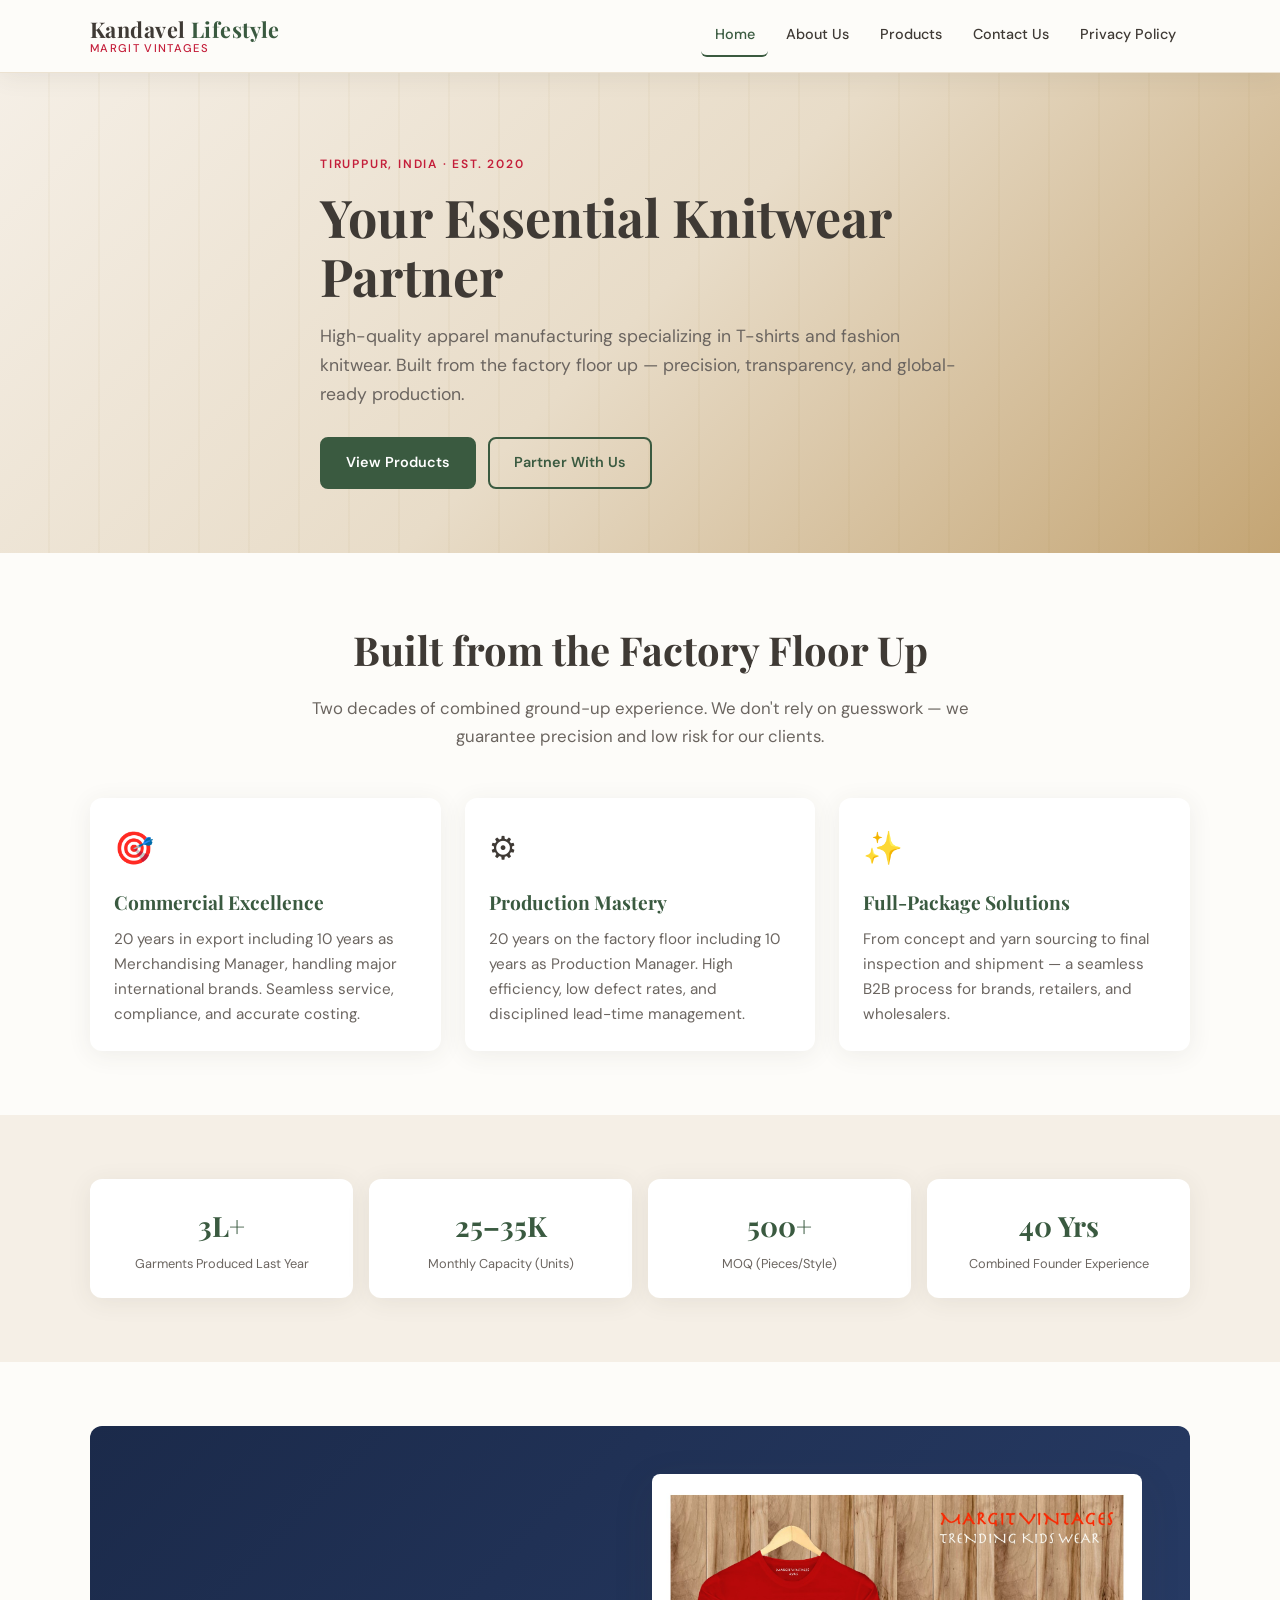
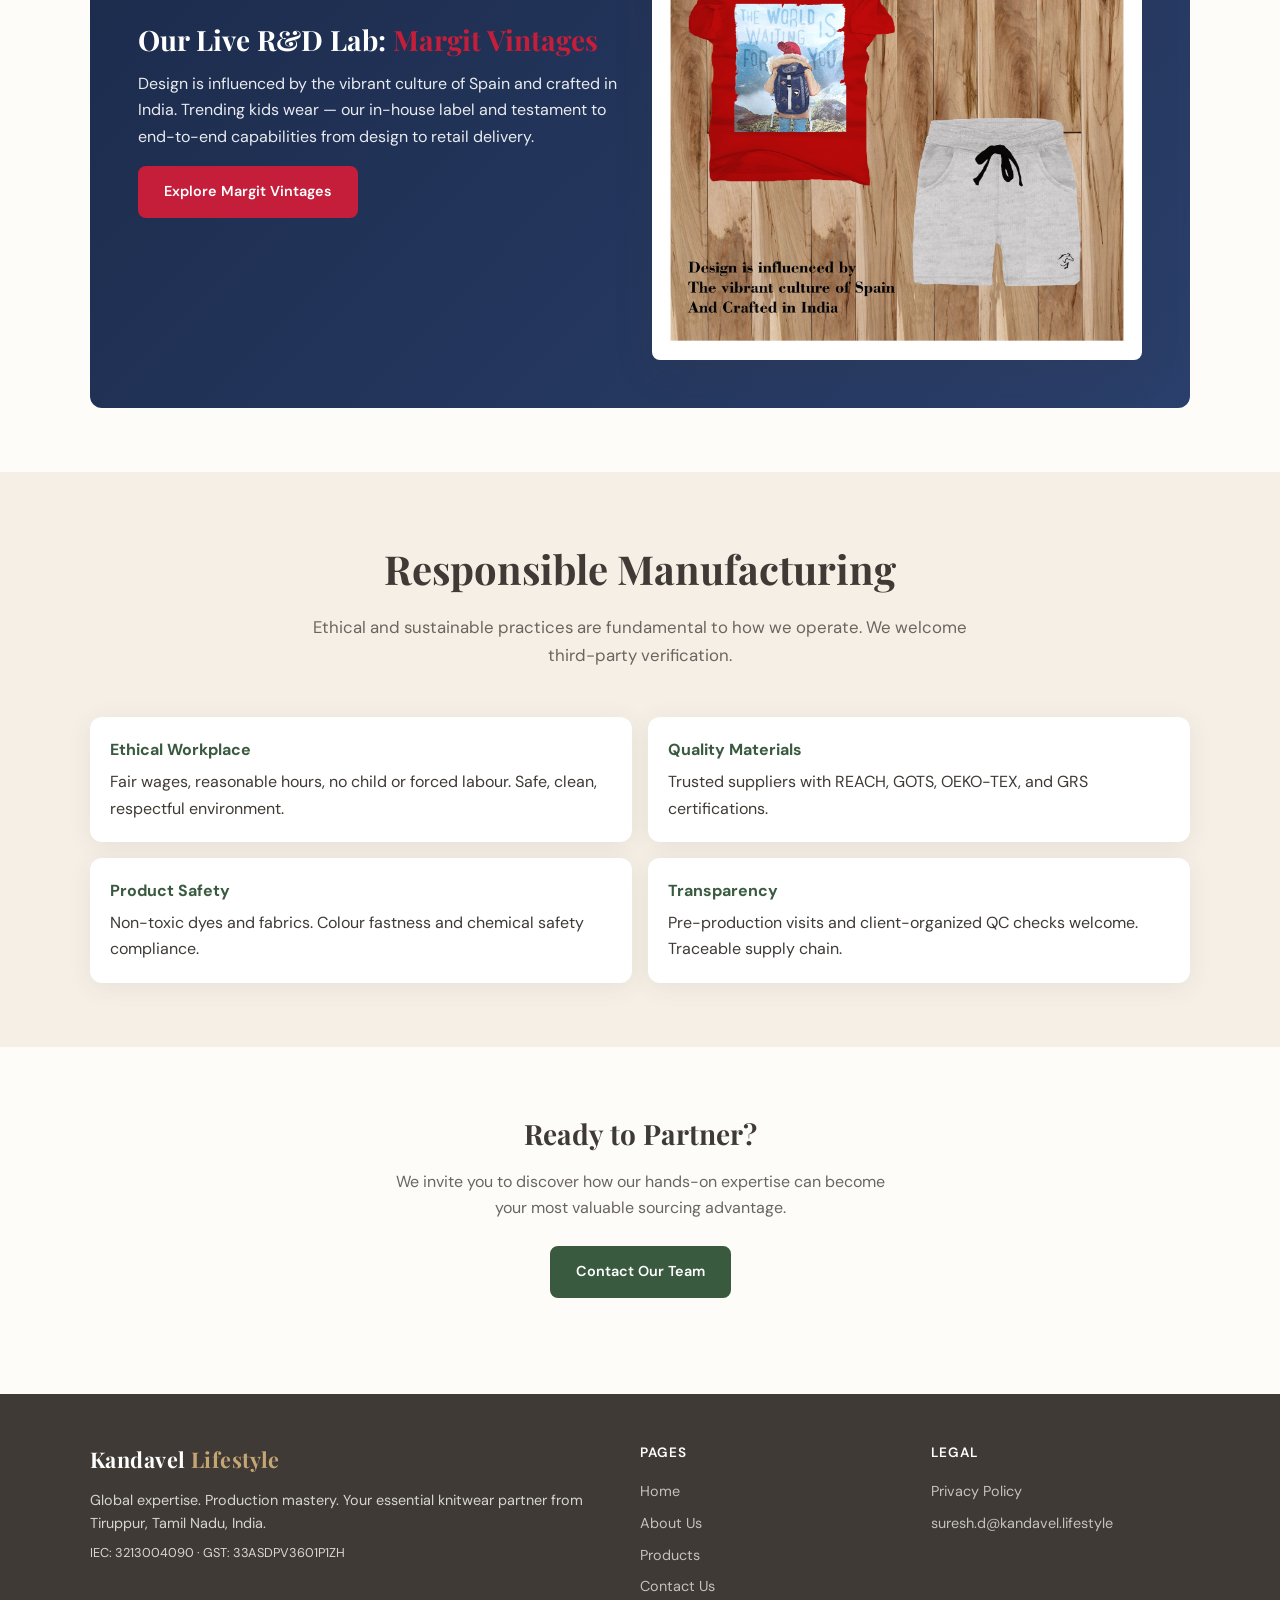
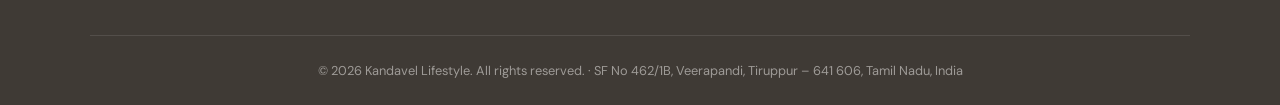
<file: index.html>
<!DOCTYPE html>
<html lang="en">
<head>
  <meta charset="UTF-8">
  <meta name="viewport" content="width=device-width, initial-scale=1.0">
  <meta name="description" content="Kandavel Lifestyle — premium knitwear manufacturer in Tiruppur, India. Home of Margit Vintages trending kids wear.">
  <title>Kandavel Lifestyle | Your Essential Knitwear Partner</title>
  <link rel="preconnect" href="https://fonts.googleapis.com">
  <link rel="preconnect" href="https://fonts.gstatic.com" crossorigin>
  <link href="https://fonts.googleapis.com/css2?family=DM+Sans:ital,opsz,wght@0,9..40,400;0,9..40,500;0,9..40,600;0,9..40,700;1,9..40,400&family=Playfair+Display:wght@600;700&display=swap" rel="stylesheet">
  <link rel="stylesheet" href="css/style.css">
</head>
<body>
  <header class="site-header">
    <div class="container">
      <div class="header-inner">
        <a href="index.html" class="logo">
          <span class="logo-main">Kandavel <span>Lifestyle</span></span>
          <span class="logo-sub">Margit Vintages</span>
        </a>
        <nav class="nav-desktop" aria-label="Main navigation">
          <a href="index.html" class="active">Home</a>
          <a href="about.html">About Us</a>
          <a href="products.html">Products</a>
          <a href="contact.html">Contact Us</a>
          <a href="privacy-policy.html">Privacy Policy</a>
        </nav>
        <button class="menu-toggle" aria-label="Open menu" aria-expanded="false">
          <span></span><span></span><span></span>
        </button>
      </div>
      <nav class="nav-mobile" aria-label="Mobile navigation">
        <a href="index.html" class="active">Home</a>
        <a href="about.html">About Us</a>
        <a href="products.html">Products</a>
        <a href="contact.html">Contact Us</a>
        <a href="privacy-policy.html">Privacy Policy</a>
      </nav>
    </div>
  </header>

  <main>
    <section class="hero">
      <div class="container hero-content">
        <span class="hero-eyebrow">Tiruppur, India · Est. 2020</span>
        <h1>Your Essential Knitwear Partner</h1>
        <p>High-quality apparel manufacturing specializing in T-shirts and fashion knitwear. Built from the factory floor up — precision, transparency, and global-ready production.</p>
        <div class="hero-actions">
          <a href="products.html" class="btn btn-primary">View Products</a>
          <a href="contact.html" class="btn btn-outline">Partner With Us</a>
        </div>
      </div>
    </section>

    <section class="section">
      <div class="container">
        <div class="section-header">
          <h2>Built from the Factory Floor Up</h2>
          <p>Two decades of combined ground-up experience. We don't rely on guesswork — we guarantee precision and low risk for our clients.</p>
        </div>
        <div class="grid-3">
          <div class="card">
            <div class="card-body">
              <div class="card-icon">🎯</div>
              <h3>Commercial Excellence</h3>
              <p>20 years in export including 10 years as Merchandising Manager, handling major international brands. Seamless service, compliance, and accurate costing.</p>
            </div>
          </div>
          <div class="card">
            <div class="card-body">
              <div class="card-icon">⚙️</div>
              <h3>Production Mastery</h3>
              <p>20 years on the factory floor including 10 years as Production Manager. High efficiency, low defect rates, and disciplined lead-time management.</p>
            </div>
          </div>
          <div class="card">
            <div class="card-body">
              <div class="card-icon">✨</div>
              <h3>Full-Package Solutions</h3>
              <p>From concept and yarn sourcing to final inspection and shipment — a seamless B2B process for brands, retailers, and wholesalers.</p>
            </div>
          </div>
        </div>
      </div>
    </section>

    <section class="section section-alt">
      <div class="container">
        <div class="stats-row">
          <div class="stat-item">
            <div class="stat-value">3L+</div>
            <div class="stat-label">Garments Produced Last Year</div>
          </div>
          <div class="stat-item">
            <div class="stat-value">25–35K</div>
            <div class="stat-label">Monthly Capacity (Units)</div>
          </div>
          <div class="stat-item">
            <div class="stat-value">500+</div>
            <div class="stat-label">MOQ (Pieces/Style)</div>
          </div>
          <div class="stat-item">
            <div class="stat-value">40 Yrs</div>
            <div class="stat-label">Combined Founder Experience</div>
          </div>
        </div>
      </div>
    </section>

    <section class="section">
      <div class="container">
        <div class="margit-banner">
          <div>
            <h2>Our Live R&amp;D Lab: <em>Margit Vintages</em></h2>
            <p>Design is influenced by the vibrant culture of Spain and crafted in India. Trending kids wear — our in-house label and testament to end-to-end capabilities from design to retail delivery.</p>
            <a href="products.html" class="btn btn-red" style="margin-top: 1rem;">Explore Margit Vintages</a>
          </div>
          <div>
            <img src="assets/images/world-explorer.jpg" alt="Margit Vintages World Explorer kids co-ord set" style="border-radius: 8px; box-shadow: var(--shadow-lg);">
          </div>
        </div>
      </div>
    </section>

    <section class="section section-alt">
      <div class="container">
        <div class="section-header">
          <h2>Responsible Manufacturing</h2>
          <p>Ethical and sustainable practices are fundamental to how we operate. We welcome third-party verification.</p>
        </div>
        <ul class="commitment-list">
          <li><strong>Ethical Workplace</strong> Fair wages, reasonable hours, no child or forced labour. Safe, clean, respectful environment.</li>
          <li><strong>Quality Materials</strong> Trusted suppliers with REACH, GOTS, OEKO-TEX, and GRS certifications.</li>
          <li><strong>Product Safety</strong> Non-toxic dyes and fabrics. Colour fastness and chemical safety compliance.</li>
          <li><strong>Transparency</strong> Pre-production visits and client-organized QC checks welcome. Traceable supply chain.</li>
        </ul>
      </div>
    </section>

    <section class="section">
      <div class="container" style="text-align: center;">
        <h2 style="font-family: var(--font-display); font-size: 1.75rem; margin-bottom: 0.75rem;">Ready to Partner?</h2>
        <p style="color: var(--stone-muted); max-width: 520px; margin: 0 auto 1.5rem;">We invite you to discover how our hands-on expertise can become your most valuable sourcing advantage.</p>
        <a href="contact.html" class="btn btn-primary">Contact Our Team</a>
      </div>
    </section>
  </main>

  <footer class="site-footer">
    <div class="container">
      <div class="footer-grid">
        <div class="footer-brand">
          <div class="logo-main">Kandavel <span>Lifestyle</span></div>
          <p>Global expertise. Production mastery. Your essential knitwear partner from Tiruppur, Tamil Nadu, India.</p>
          <p style="margin-top: 0.5rem; font-size: 0.8rem;">IEC: 3213004090 · GST: 33ASDPV3601P1ZH</p>
        </div>
        <div class="footer-links">
          <h4>Pages</h4>
          <a href="index.html">Home</a>
          <a href="about.html">About Us</a>
          <a href="products.html">Products</a>
          <a href="contact.html">Contact Us</a>
        </div>
        <div class="footer-links">
          <h4>Legal</h4>
          <a href="privacy-policy.html">Privacy Policy</a>
          <a href="mailto:suresh.d@kandavel.lifestyle">suresh.d@kandavel.lifestyle</a>
        </div>
      </div>
      <div class="footer-bottom">
        <p>&copy; 2026 Kandavel Lifestyle. All rights reserved. · SF No 462/1B, Veerapandi, Tiruppur – 641 606, Tamil Nadu, India</p>
      </div>
    </div>
  </footer>

  <script src="js/main.js"></script>
</body>
</html>
</file>
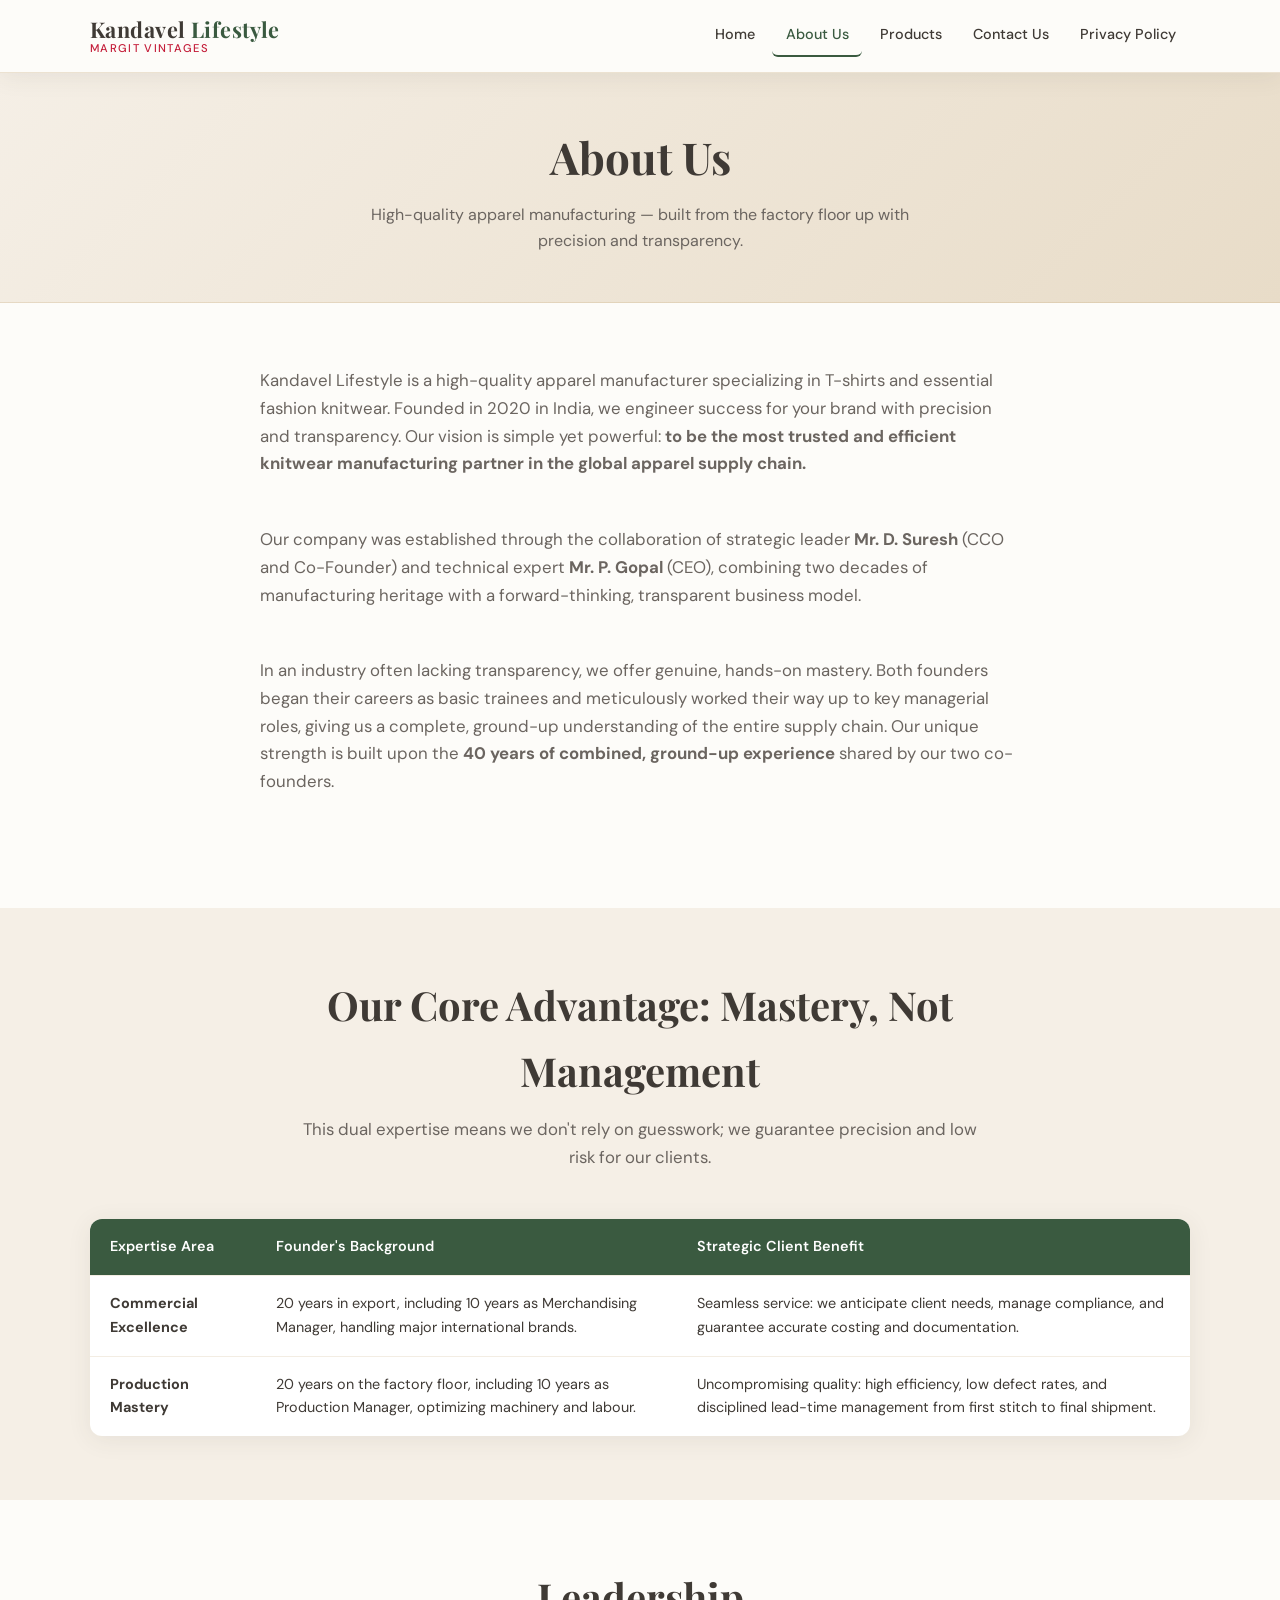
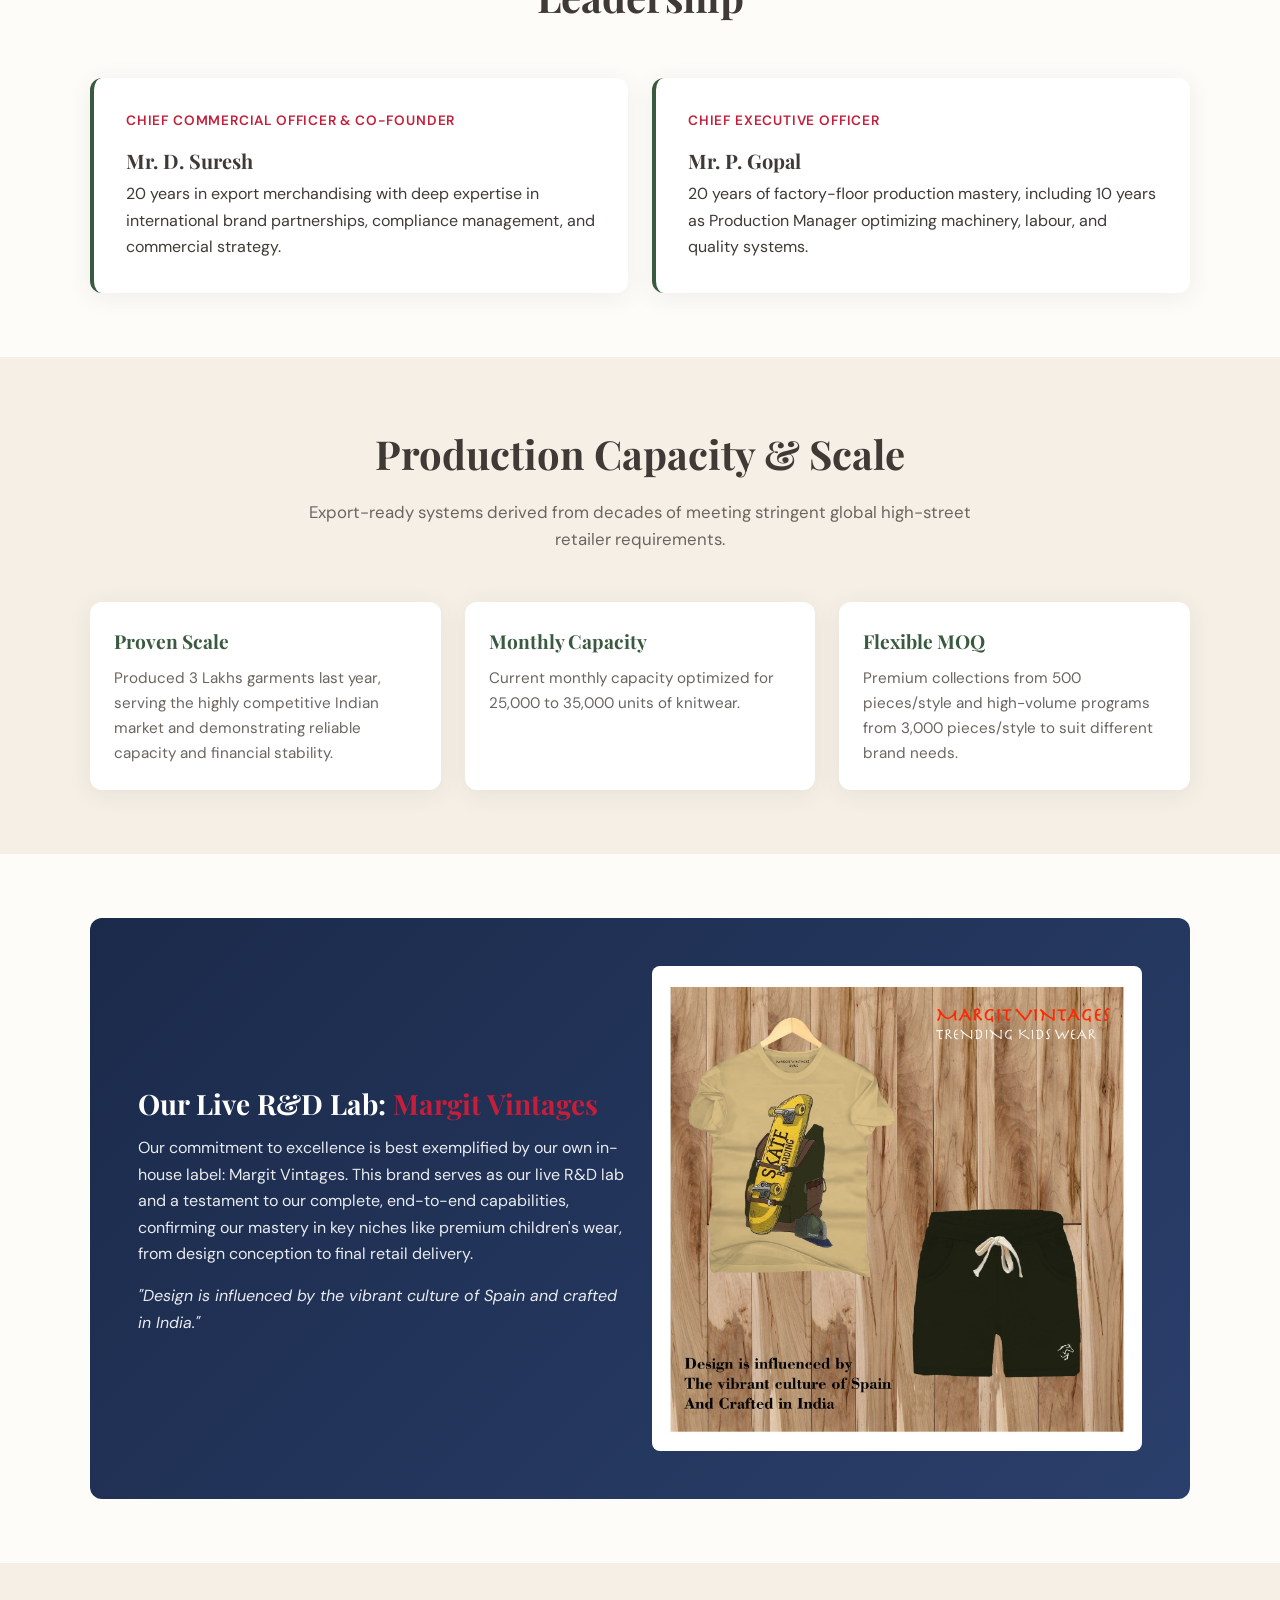
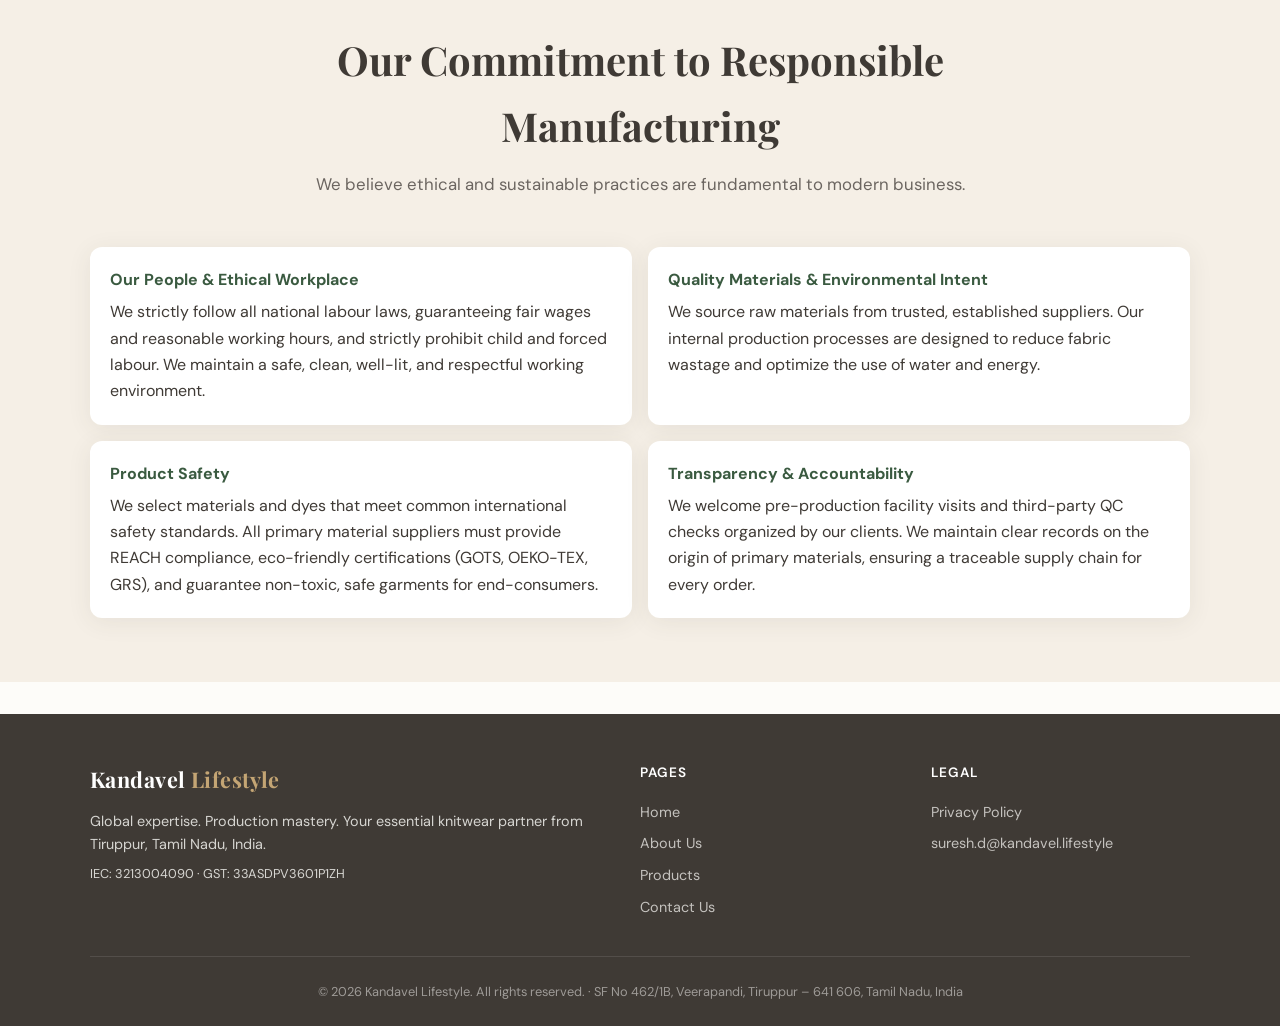
<file: about.html>
<!DOCTYPE html>
<html lang="en">
<head>
  <meta charset="UTF-8">
  <meta name="viewport" content="width=device-width, initial-scale=1.0">
  <meta name="description" content="About Kandavel Lifestyle — knitwear manufacturer founded in 2020 in Tiruppur, India. Meet our founders and learn our story.">
  <title>About Us | Kandavel Lifestyle</title>
  <link rel="preconnect" href="https://fonts.googleapis.com">
  <link rel="preconnect" href="https://fonts.gstatic.com" crossorigin>
  <link href="https://fonts.googleapis.com/css2?family=DM+Sans:ital,opsz,wght@0,9..40,400;0,9..40,500;0,9..40,600;0,9..40,700&family=Playfair+Display:wght@600;700&display=swap" rel="stylesheet">
  <link rel="stylesheet" href="css/style.css">
</head>
<body>
  <header class="site-header">
    <div class="container">
      <div class="header-inner">
        <a href="index.html" class="logo">
          <span class="logo-main">Kandavel <span>Lifestyle</span></span>
          <span class="logo-sub">Margit Vintages</span>
        </a>
        <nav class="nav-desktop" aria-label="Main navigation">
          <a href="index.html">Home</a>
          <a href="about.html" class="active">About Us</a>
          <a href="products.html">Products</a>
          <a href="contact.html">Contact Us</a>
          <a href="privacy-policy.html">Privacy Policy</a>
        </nav>
        <button class="menu-toggle" aria-label="Open menu" aria-expanded="false">
          <span></span><span></span><span></span>
        </button>
      </div>
      <nav class="nav-mobile" aria-label="Mobile navigation">
        <a href="index.html">Home</a>
        <a href="about.html" class="active">About Us</a>
        <a href="products.html">Products</a>
        <a href="contact.html">Contact Us</a>
        <a href="privacy-policy.html">Privacy Policy</a>
      </nav>
    </div>
  </header>

  <main>
    <section class="page-hero">
      <div class="container">
        <h1>About Us</h1>
        <p>High-quality apparel manufacturing — built from the factory floor up with precision and transparency.</p>
      </div>
    </section>

    <section class="section">
      <div class="container">
        <p class="about-intro">
          Kandavel Lifestyle is a high-quality apparel manufacturer specializing in T-shirts and essential fashion knitwear. Founded in 2020 in India, we engineer success for your brand with precision and transparency. Our vision is simple yet powerful: <strong>to be the most trusted and efficient knitwear manufacturing partner in the global apparel supply chain.</strong>
        </p>
        <p class="about-intro">
          Our company was established through the collaboration of strategic leader <strong>Mr. D. Suresh</strong> (CCO and Co-Founder) and technical expert <strong>Mr. P. Gopal</strong> (CEO), combining two decades of manufacturing heritage with a forward-thinking, transparent business model.
        </p>
        <p class="about-intro">
          In an industry often lacking transparency, we offer genuine, hands-on mastery. Both founders began their careers as basic trainees and meticulously worked their way up to key managerial roles, giving us a complete, ground-up understanding of the entire supply chain. Our unique strength is built upon the <strong>40 years of combined, ground-up experience</strong> shared by our two co-founders.
        </p>
      </div>
    </section>

    <section class="section section-alt">
      <div class="container">
        <div class="section-header">
          <h2>Our Core Advantage: Mastery, Not Management</h2>
          <p>This dual expertise means we don't rely on guesswork; we guarantee precision and low risk for our clients.</p>
        </div>
        <table class="comparison-table">
          <thead>
            <tr>
              <th>Expertise Area</th>
              <th>Founder's Background</th>
              <th>Strategic Client Benefit</th>
            </tr>
          </thead>
          <tbody>
            <tr>
              <td><strong>Commercial Excellence</strong></td>
              <td>20 years in export, including 10 years as Merchandising Manager, handling major international brands.</td>
              <td>Seamless service: we anticipate client needs, manage compliance, and guarantee accurate costing and documentation.</td>
            </tr>
            <tr>
              <td><strong>Production Mastery</strong></td>
              <td>20 years on the factory floor, including 10 years as Production Manager, optimizing machinery and labour.</td>
              <td>Uncompromising quality: high efficiency, low defect rates, and disciplined lead-time management from first stitch to final shipment.</td>
            </tr>
          </tbody>
        </table>
      </div>
    </section>

    <section class="section">
      <div class="container">
        <div class="section-header">
          <h2>Leadership</h2>
        </div>
        <div class="founder-grid">
          <div class="founder-card">
            <div class="founder-role">Chief Commercial Officer &amp; Co-Founder</div>
            <h3>Mr. D. Suresh</h3>
            <p>20 years in export merchandising with deep expertise in international brand partnerships, compliance management, and commercial strategy.</p>
          </div>
          <div class="founder-card">
            <div class="founder-role">Chief Executive Officer</div>
            <h3>Mr. P. Gopal</h3>
            <p>20 years of factory-floor production mastery, including 10 years as Production Manager optimizing machinery, labour, and quality systems.</p>
          </div>
        </div>
      </div>
    </section>

    <section class="section section-alt">
      <div class="container">
        <div class="section-header">
          <h2>Production Capacity &amp; Scale</h2>
          <p>Export-ready systems derived from decades of meeting stringent global high-street retailer requirements.</p>
        </div>
        <div class="grid-3">
          <div class="card">
            <div class="card-body">
              <h3>Proven Scale</h3>
              <p>Produced 3 Lakhs garments last year, serving the highly competitive Indian market and demonstrating reliable capacity and financial stability.</p>
            </div>
          </div>
          <div class="card">
            <div class="card-body">
              <h3>Monthly Capacity</h3>
              <p>Current monthly capacity optimized for 25,000 to 35,000 units of knitwear.</p>
            </div>
          </div>
          <div class="card">
            <div class="card-body">
              <h3>Flexible MOQ</h3>
              <p>Premium collections from 500 pieces/style and high-volume programs from 3,000 pieces/style to suit different brand needs.</p>
            </div>
          </div>
        </div>
      </div>
    </section>

    <section class="section">
      <div class="container">
        <div class="margit-banner">
          <div>
            <h2>Our Live R&amp;D Lab: <em>Margit Vintages</em></h2>
            <p>Our commitment to excellence is best exemplified by our own in-house label: Margit Vintages. This brand serves as our live R&amp;D lab and a testament to our complete, end-to-end capabilities, confirming our mastery in key niches like premium children's wear, from design conception to final retail delivery.</p>
            <p style="margin-top: 1rem; font-style: italic;">"Design is influenced by the vibrant culture of Spain and crafted in India."</p>
          </div>
          <div>
            <img src="assets/images/skateboarding.jpg" alt="Margit Vintages skateboarding kids wear" style="border-radius: 8px;">
          </div>
        </div>
      </div>
    </section>

    <section class="section section-alt">
      <div class="container">
        <div class="section-header">
          <h2>Our Commitment to Responsible Manufacturing</h2>
          <p>We believe ethical and sustainable practices are fundamental to modern business.</p>
        </div>
        <ul class="commitment-list">
          <li>
            <strong>Our People &amp; Ethical Workplace</strong>
            We strictly follow all national labour laws, guaranteeing fair wages and reasonable working hours, and strictly prohibit child and forced labour. We maintain a safe, clean, well-lit, and respectful working environment.
          </li>
          <li>
            <strong>Quality Materials &amp; Environmental Intent</strong>
            We source raw materials from trusted, established suppliers. Our internal production processes are designed to reduce fabric wastage and optimize the use of water and energy.
          </li>
          <li>
            <strong>Product Safety</strong>
            We select materials and dyes that meet common international safety standards. All primary material suppliers must provide REACH compliance, eco-friendly certifications (GOTS, OEKO-TEX, GRS), and guarantee non-toxic, safe garments for end-consumers.
          </li>
          <li>
            <strong>Transparency &amp; Accountability</strong>
            We welcome pre-production facility visits and third-party QC checks organized by our clients. We maintain clear records on the origin of primary materials, ensuring a traceable supply chain for every order.
          </li>
        </ul>
      </div>
    </section>
  </main>

  <footer class="site-footer">
    <div class="container">
      <div class="footer-grid">
        <div class="footer-brand">
          <div class="logo-main">Kandavel <span>Lifestyle</span></div>
          <p>Global expertise. Production mastery. Your essential knitwear partner from Tiruppur, Tamil Nadu, India.</p>
          <p style="margin-top: 0.5rem; font-size: 0.8rem;">IEC: 3213004090 · GST: 33ASDPV3601P1ZH</p>
        </div>
        <div class="footer-links">
          <h4>Pages</h4>
          <a href="index.html">Home</a>
          <a href="about.html">About Us</a>
          <a href="products.html">Products</a>
          <a href="contact.html">Contact Us</a>
        </div>
        <div class="footer-links">
          <h4>Legal</h4>
          <a href="privacy-policy.html">Privacy Policy</a>
          <a href="mailto:suresh.d@kandavel.lifestyle">suresh.d@kandavel.lifestyle</a>
        </div>
      </div>
      <div class="footer-bottom">
        <p>&copy; 2026 Kandavel Lifestyle. All rights reserved. · SF No 462/1B, Veerapandi, Tiruppur – 641 606, Tamil Nadu, India</p>
      </div>
    </div>
  </footer>

  <script src="js/main.js"></script>
</body>
</html>
</file>
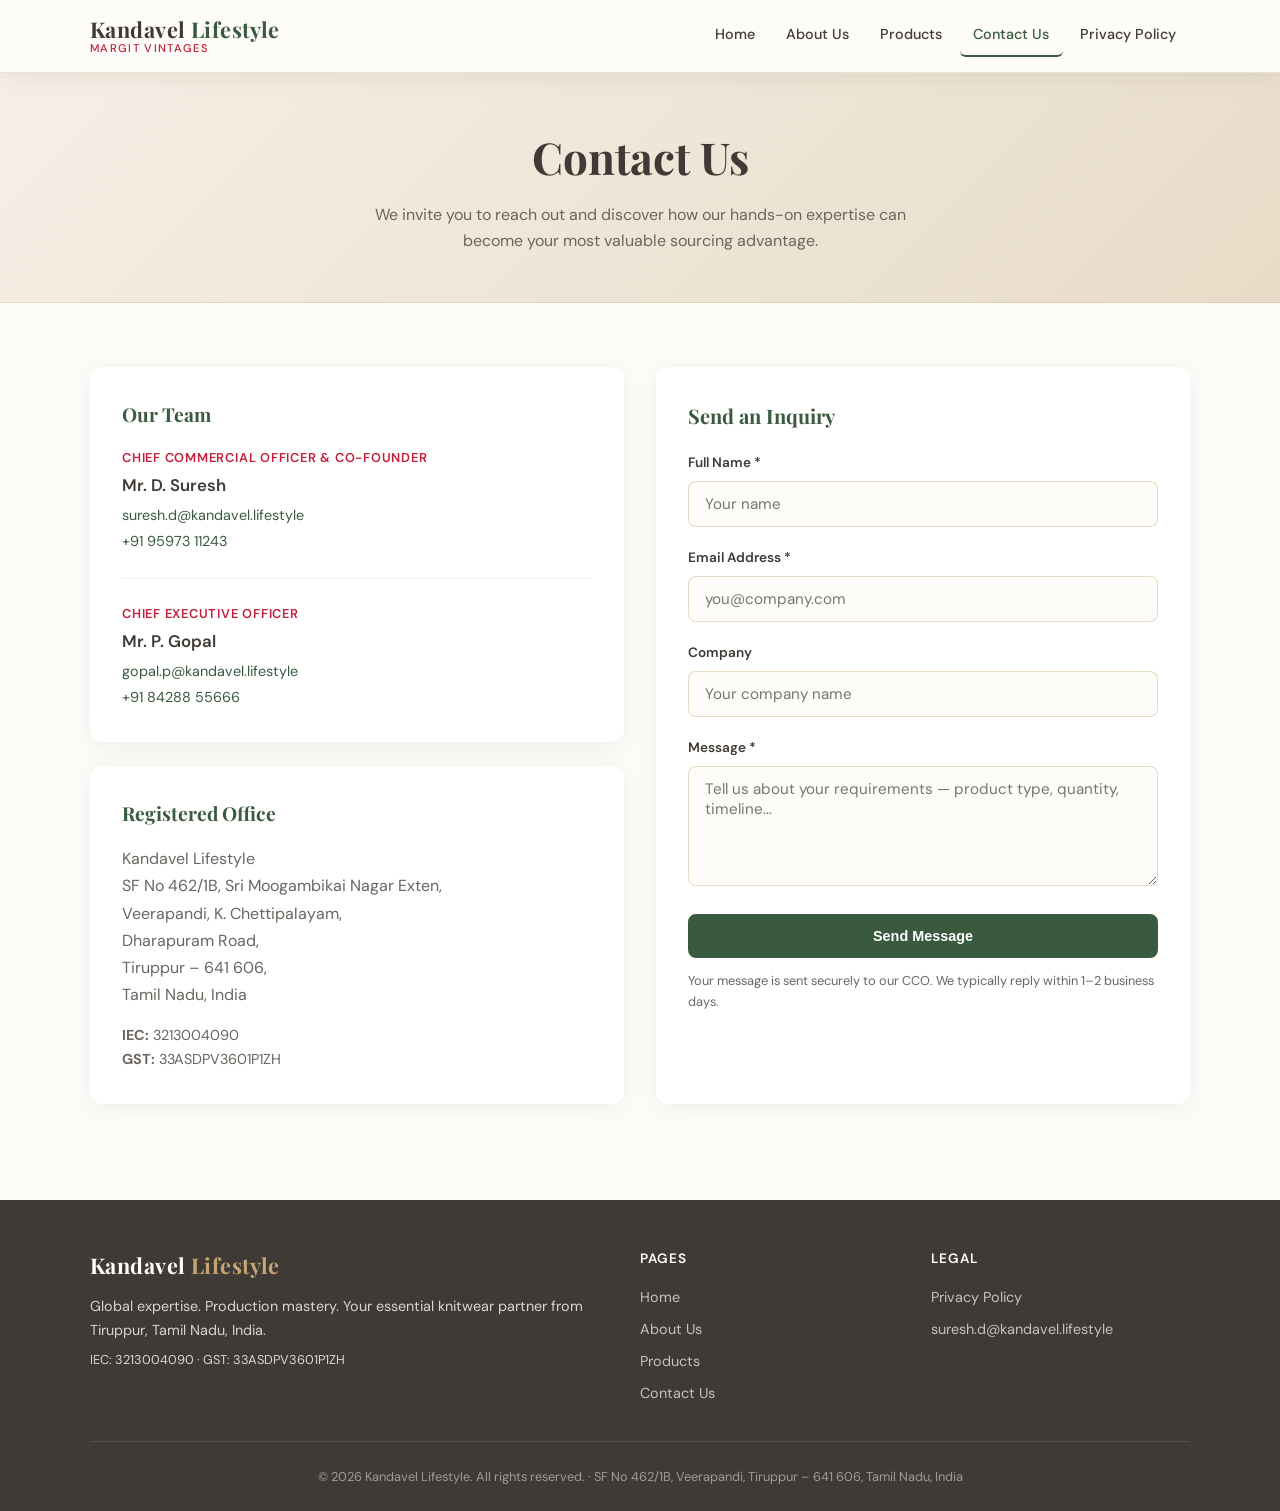
<file: contact.html>
<!DOCTYPE html>
<html lang="en">
<head>
  <meta charset="UTF-8">
  <meta name="viewport" content="width=device-width, initial-scale=1.0">
  <meta http-equiv="Cache-Control" content="no-cache, no-store, must-revalidate">
  <meta name="description" content="Contact Kandavel Lifestyle — reach our CCO and CEO for knitwear manufacturing and partnership inquiries.">
  <title>Contact Us | Kandavel Lifestyle</title>
  <link rel="preconnect" href="https://fonts.googleapis.com">
  <link rel="preconnect" href="https://fonts.gstatic.com" crossorigin>
  <link href="https://fonts.googleapis.com/css2?family=DM+Sans:ital,opsz,wght@0,9..40,400;0,9..40,500;0,9..40,600;0,9..40,700&family=Playfair+Display:wght@600;700&display=swap" rel="stylesheet">
  <link rel="stylesheet" href="css/style.css">
</head>
<body>
  <header class="site-header">
    <div class="container">
      <div class="header-inner">
        <a href="index.html" class="logo">
          <span class="logo-main">Kandavel <span>Lifestyle</span></span>
          <span class="logo-sub">Margit Vintages</span>
        </a>
        <nav class="nav-desktop" aria-label="Main navigation">
          <a href="index.html">Home</a>
          <a href="about.html">About Us</a>
          <a href="products.html">Products</a>
          <a href="contact.html" class="active">Contact Us</a>
          <a href="privacy-policy.html">Privacy Policy</a>
        </nav>
        <button class="menu-toggle" aria-label="Open menu" aria-expanded="false">
          <span></span><span></span><span></span>
        </button>
      </div>
      <nav class="nav-mobile" aria-label="Mobile navigation">
        <a href="index.html">Home</a>
        <a href="about.html">About Us</a>
        <a href="products.html">Products</a>
        <a href="contact.html" class="active">Contact Us</a>
        <a href="privacy-policy.html">Privacy Policy</a>
      </nav>
    </div>
  </header>

  <main>
    <section class="page-hero">
      <div class="container">
        <h1>Contact Us</h1>
        <p>We invite you to reach out and discover how our hands-on expertise can become your most valuable sourcing advantage.</p>
      </div>
    </section>

    <section class="section">
      <div class="container">
        <div class="contact-layout">
          <div>
            <div class="contact-info-card" style="margin-bottom: 1.5rem;">
              <h3>Our Team</h3>
              <div class="contact-person">
                <div class="role">Chief Commercial Officer &amp; Co-Founder</div>
                <div class="name">Mr. D. Suresh</div>
                <a href="mailto:suresh.d@kandavel.lifestyle">suresh.d@kandavel.lifestyle</a>
                <a href="tel:+919597311243">+91 95973 11243</a>
              </div>
              <div class="contact-person">
                <div class="role">Chief Executive Officer</div>
                <div class="name">Mr. P. Gopal</div>
                <a href="mailto:gopal.p@kandavel.lifestyle">gopal.p@kandavel.lifestyle</a>
                <a href="tel:+918428855666">+91 84288 55666</a>
              </div>
            </div>
            <div class="contact-info-card">
              <h3>Registered Office</h3>
              <p style="color: var(--stone-muted); line-height: 1.7;">
                Kandavel Lifestyle<br>
                SF No 462/1B, Sri Moogambikai Nagar Exten,<br>
                Veerapandi, K. Chettipalayam,<br>
                Dharapuram Road,<br>
                Tiruppur – 641 606,<br>
                Tamil Nadu, India
              </p>
              <p style="margin-top: 1rem; font-size: 0.9rem; color: var(--stone-muted);">
                <strong>IEC:</strong> 3213004090<br>
                <strong>GST:</strong> 33ASDPV3601P1ZH
              </p>
            </div>
          </div>

          <form class="contact-form" id="contact-form" action="https://formspree.io/f/mnjkqjya" method="POST" novalidate>
            <h3 style="font-family: var(--font-display); font-size: 1.25rem; color: var(--brand-green); margin-bottom: 1.25rem;">Send an Inquiry</h3>

            <div class="form-status form-status--success" role="status" aria-live="polite" hidden>
              <p><strong>Thank you!</strong> Your inquiry has been sent. Our team will respond within 1–2 business days.</p>
            </div>
            <div class="form-status form-status--error" role="alert" aria-live="assertive" hidden>
              <p><strong>Something went wrong.</strong> <span class="form-status-message">Please try again or email us directly at suresh.d@kandavel.lifestyle.</span></p>
            </div>

            <div class="contact-form-fields">
              <input type="text" name="_gotcha" class="form-honeypot" tabindex="-1" autocomplete="off" aria-hidden="true">

              <div class="form-group">
                <label for="name">Full Name *</label>
                <input type="text" id="name" name="name" required placeholder="Your name" autocomplete="name">
              </div>
              <div class="form-group">
                <label for="email">Email Address *</label>
                <input type="email" id="email" name="email" required placeholder="you@company.com" autocomplete="email">
              </div>
              <div class="form-group">
                <label for="company">Company</label>
                <input type="text" id="company" name="company" placeholder="Your company name" autocomplete="organization">
              </div>
              <div class="form-group">
                <label for="message">Message *</label>
                <textarea id="message" name="message" required placeholder="Tell us about your requirements — product type, quantity, timeline..."></textarea>
              </div>
              <button type="submit" class="btn btn-primary contact-form-submit" style="width: 100%;">
                <span class="btn-label">Send Message</span>
                <span class="btn-loading" hidden>Sending…</span>
              </button>
              <p class="form-note">Your message is sent securely to our CCO. We typically reply within 1–2 business days.</p>
            </div>
          </form>
        </div>
      </div>
    </section>
  </main>

  <footer class="site-footer">
    <div class="container">
      <div class="footer-grid">
        <div class="footer-brand">
          <div class="logo-main">Kandavel <span>Lifestyle</span></div>
          <p>Global expertise. Production mastery. Your essential knitwear partner from Tiruppur, Tamil Nadu, India.</p>
          <p style="margin-top: 0.5rem; font-size: 0.8rem;">IEC: 3213004090 · GST: 33ASDPV3601P1ZH</p>
        </div>
        <div class="footer-links">
          <h4>Pages</h4>
          <a href="index.html">Home</a>
          <a href="about.html">About Us</a>
          <a href="products.html">Products</a>
          <a href="contact.html">Contact Us</a>
        </div>
        <div class="footer-links">
          <h4>Legal</h4>
          <a href="privacy-policy.html">Privacy Policy</a>
          <a href="mailto:suresh.d@kandavel.lifestyle">suresh.d@kandavel.lifestyle</a>
        </div>
      </div>
      <div class="footer-bottom">
        <p>&copy; 2026 Kandavel Lifestyle. All rights reserved. · SF No 462/1B, Veerapandi, Tiruppur – 641 606, Tamil Nadu, India</p>
      </div>
    </div>
  </footer>

  <script src="js/main.js"></script>
  <script src="js/contact-form.js"></script>
</body>
</html>
</file>
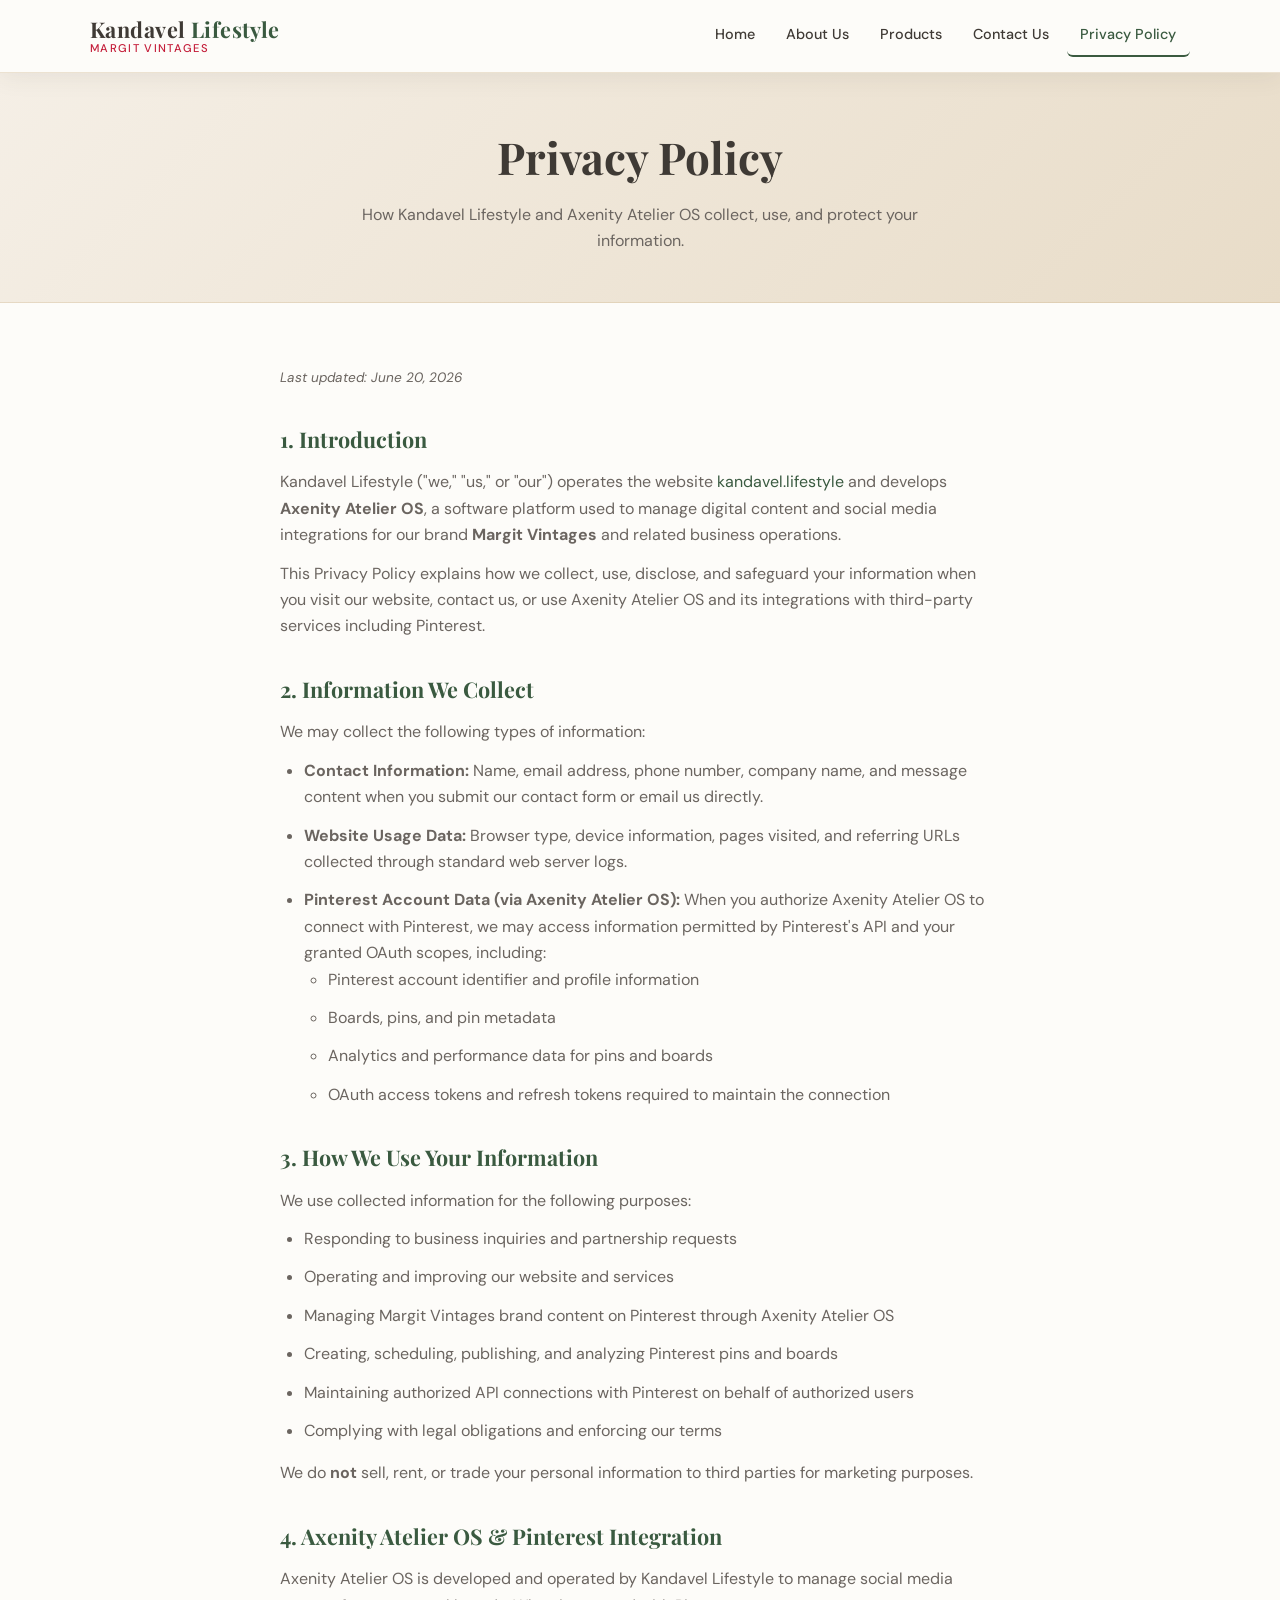
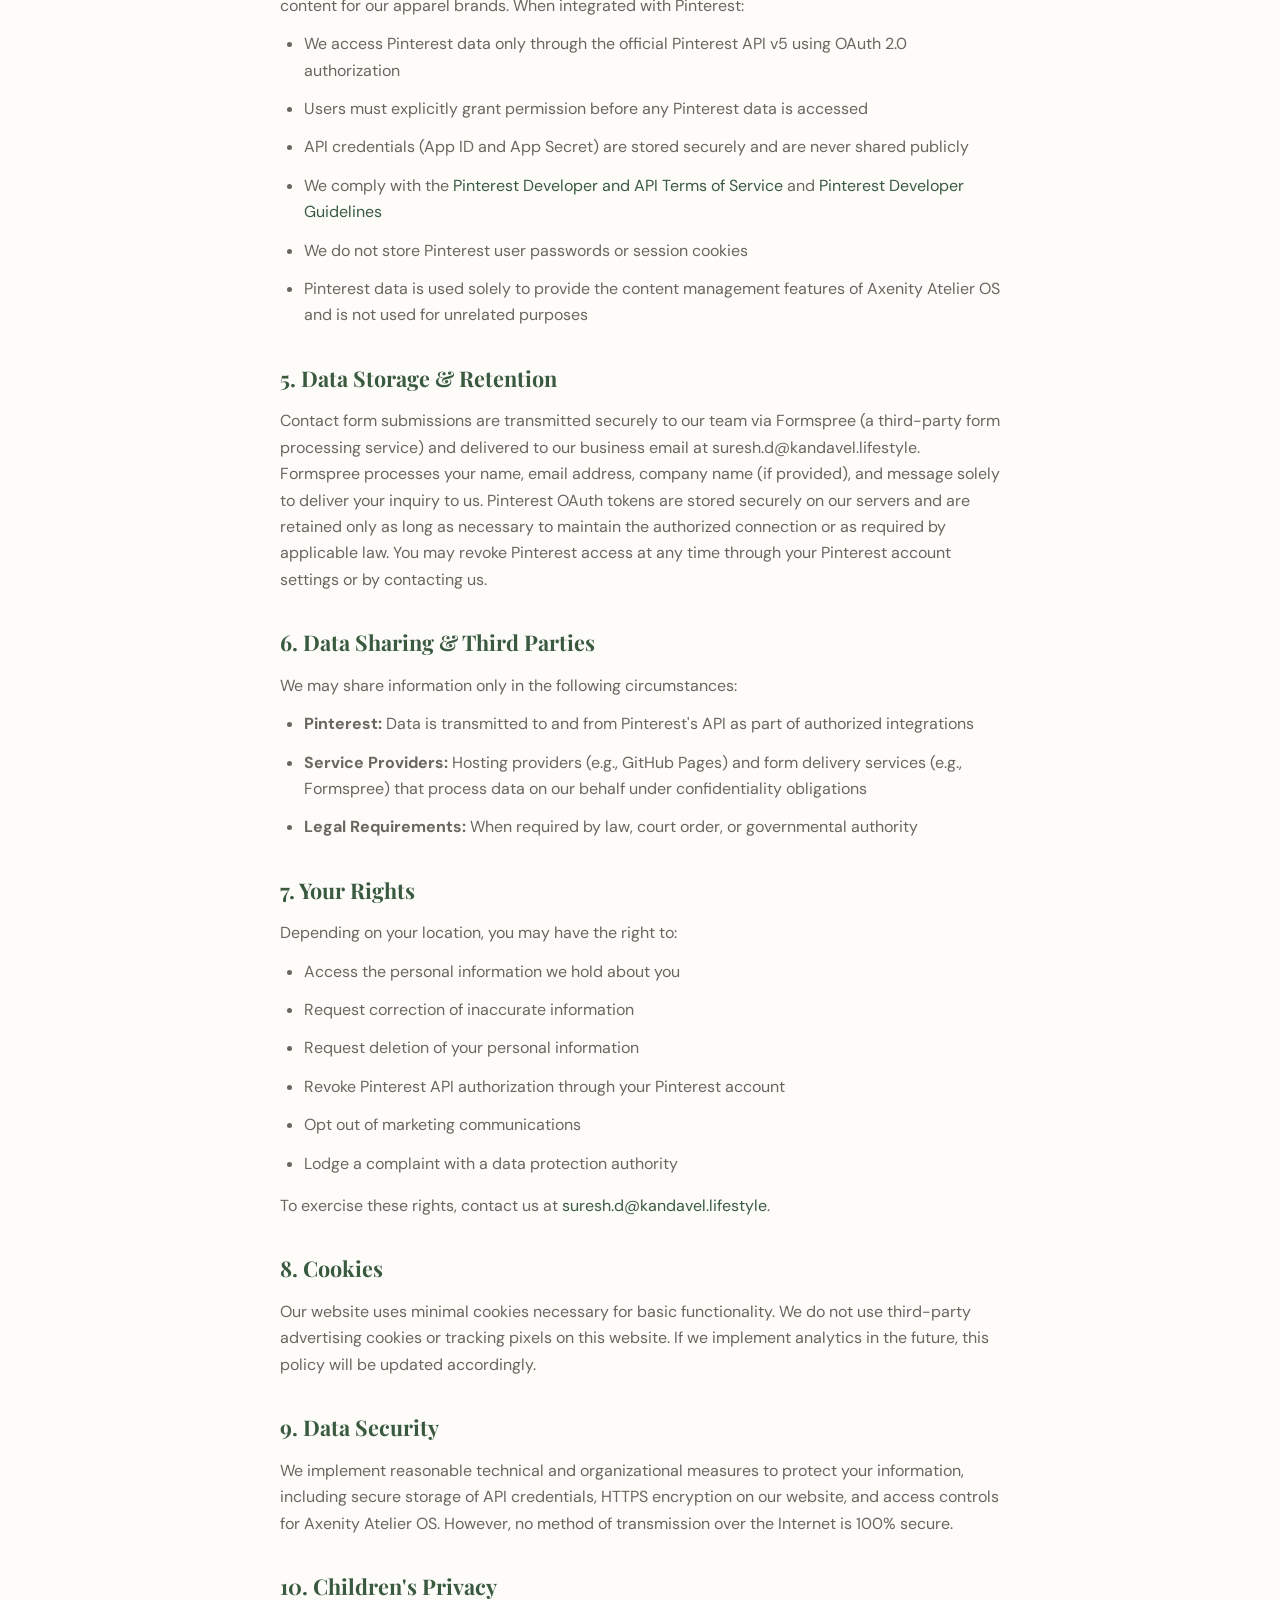
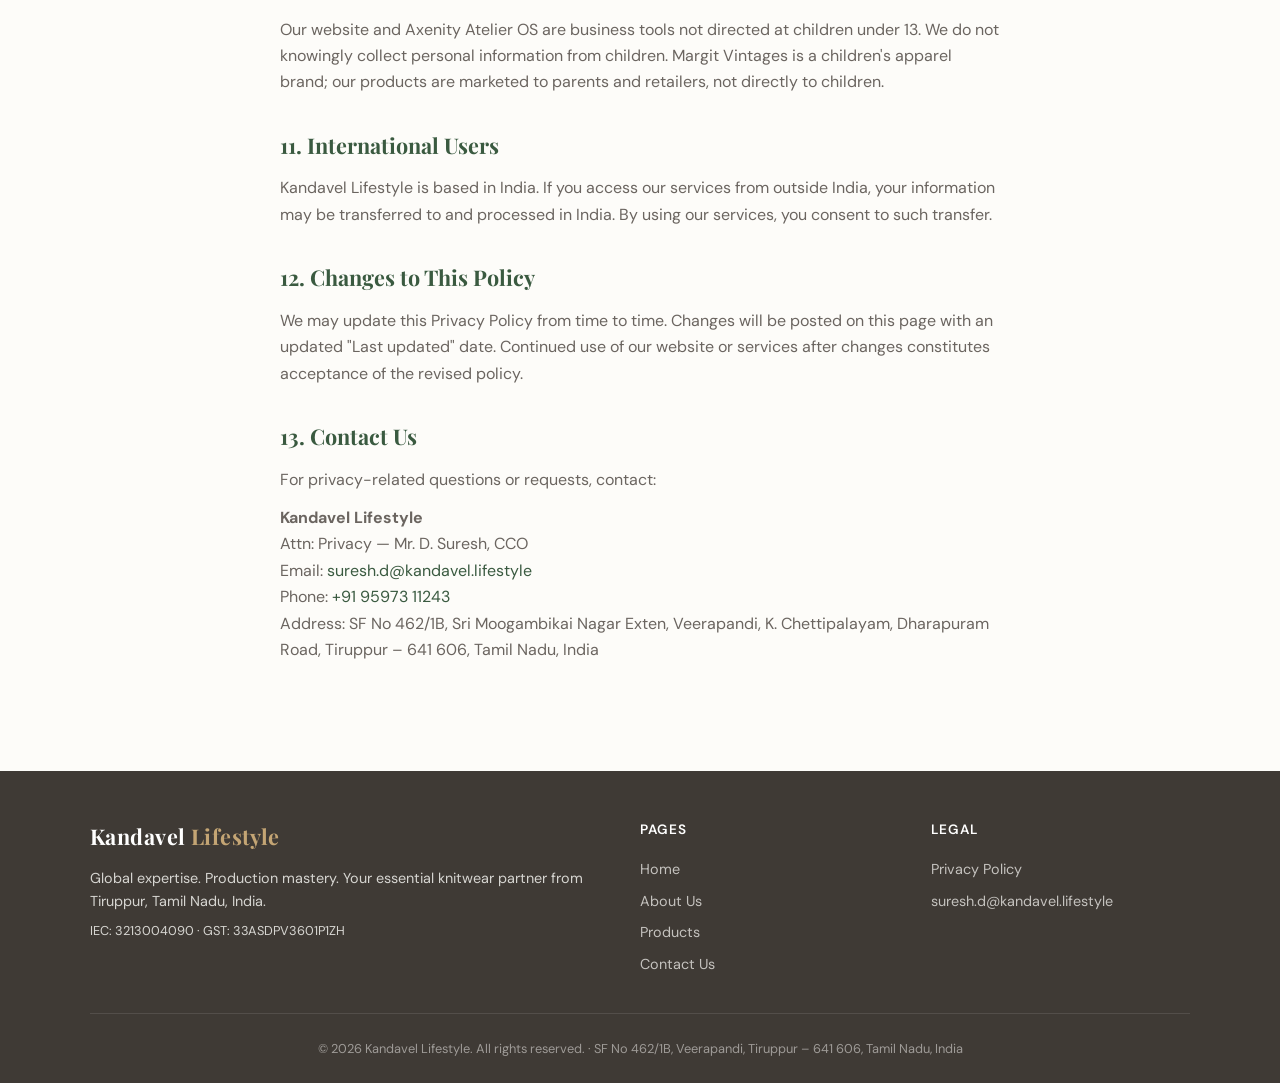
<file: privacy-policy.html>
<!DOCTYPE html>
<html lang="en">
<head>
  <meta charset="UTF-8">
  <meta name="viewport" content="width=device-width, initial-scale=1.0">
  <meta name="description" content="Privacy Policy for Kandavel Lifestyle and Axenity Atelier OS — how we collect, use, and protect your data including Pinterest API integration.">
  <title>Privacy Policy | Kandavel Lifestyle</title>
  <link rel="preconnect" href="https://fonts.googleapis.com">
  <link rel="preconnect" href="https://fonts.gstatic.com" crossorigin>
  <link href="https://fonts.googleapis.com/css2?family=DM+Sans:ital,opsz,wght@0,9..40,400;0,9..40,500;0,9..40,600;0,9..40,700&family=Playfair+Display:wght@600;700&display=swap" rel="stylesheet">
  <link rel="stylesheet" href="css/style.css">
</head>
<body>
  <header class="site-header">
    <div class="container">
      <div class="header-inner">
        <a href="index.html" class="logo">
          <span class="logo-main">Kandavel <span>Lifestyle</span></span>
          <span class="logo-sub">Margit Vintages</span>
        </a>
        <nav class="nav-desktop" aria-label="Main navigation">
          <a href="index.html">Home</a>
          <a href="about.html">About Us</a>
          <a href="products.html">Products</a>
          <a href="contact.html">Contact Us</a>
          <a href="privacy-policy.html" class="active">Privacy Policy</a>
        </nav>
        <button class="menu-toggle" aria-label="Open menu" aria-expanded="false">
          <span></span><span></span><span></span>
        </button>
      </div>
      <nav class="nav-mobile" aria-label="Mobile navigation">
        <a href="index.html">Home</a>
        <a href="about.html">About Us</a>
        <a href="products.html">Products</a>
        <a href="contact.html">Contact Us</a>
        <a href="privacy-policy.html" class="active">Privacy Policy</a>
      </nav>
    </div>
  </header>

  <main>
    <section class="page-hero">
      <div class="container">
        <h1>Privacy Policy</h1>
        <p>How Kandavel Lifestyle and Axenity Atelier OS collect, use, and protect your information.</p>
      </div>
    </section>

    <section class="section">
      <div class="container policy-content">
        <p class="policy-updated">Last updated: June 20, 2026</p>

        <h2>1. Introduction</h2>
        <p>
          Kandavel Lifestyle ("we," "us," or "our") operates the website <a href="https://kandavel.lifestyle">kandavel.lifestyle</a> and develops <strong>Axenity Atelier OS</strong>, a software platform used to manage digital content and social media integrations for our brand <strong>Margit Vintages</strong> and related business operations.
        </p>
        <p>
          This Privacy Policy explains how we collect, use, disclose, and safeguard your information when you visit our website, contact us, or use Axenity Atelier OS and its integrations with third-party services including Pinterest.
        </p>

        <h2>2. Information We Collect</h2>
        <p>We may collect the following types of information:</p>
        <ul>
          <li><strong>Contact Information:</strong> Name, email address, phone number, company name, and message content when you submit our contact form or email us directly.</li>
          <li><strong>Website Usage Data:</strong> Browser type, device information, pages visited, and referring URLs collected through standard web server logs.</li>
          <li><strong>Pinterest Account Data (via Axenity Atelier OS):</strong> When you authorize Axenity Atelier OS to connect with Pinterest, we may access information permitted by Pinterest's API and your granted OAuth scopes, including:
            <ul>
              <li>Pinterest account identifier and profile information</li>
              <li>Boards, pins, and pin metadata</li>
              <li>Analytics and performance data for pins and boards</li>
              <li>OAuth access tokens and refresh tokens required to maintain the connection</li>
            </ul>
          </li>
        </ul>

        <h2>3. How We Use Your Information</h2>
        <p>We use collected information for the following purposes:</p>
        <ul>
          <li>Responding to business inquiries and partnership requests</li>
          <li>Operating and improving our website and services</li>
          <li>Managing Margit Vintages brand content on Pinterest through Axenity Atelier OS</li>
          <li>Creating, scheduling, publishing, and analyzing Pinterest pins and boards</li>
          <li>Maintaining authorized API connections with Pinterest on behalf of authorized users</li>
          <li>Complying with legal obligations and enforcing our terms</li>
        </ul>
        <p>We do <strong>not</strong> sell, rent, or trade your personal information to third parties for marketing purposes.</p>

        <h2>4. Axenity Atelier OS &amp; Pinterest Integration</h2>
        <p>
          Axenity Atelier OS is developed and operated by Kandavel Lifestyle to manage social media content for our apparel brands. When integrated with Pinterest:
        </p>
        <ul>
          <li>We access Pinterest data only through the official Pinterest API v5 using OAuth 2.0 authorization</li>
          <li>Users must explicitly grant permission before any Pinterest data is accessed</li>
          <li>API credentials (App ID and App Secret) are stored securely and are never shared publicly</li>
          <li>We comply with the <a href="https://developers.pinterest.com/terms/" target="_blank" rel="noopener noreferrer">Pinterest Developer and API Terms of Service</a> and <a href="https://policy.pinterest.com/en/developer-guidelines" target="_blank" rel="noopener noreferrer">Pinterest Developer Guidelines</a></li>
          <li>We do not store Pinterest user passwords or session cookies</li>
          <li>Pinterest data is used solely to provide the content management features of Axenity Atelier OS and is not used for unrelated purposes</li>
        </ul>

        <h2>5. Data Storage &amp; Retention</h2>
        <p>
          Contact form submissions are transmitted securely to our team via Formspree (a third-party form processing service) and delivered to our business email at suresh.d@kandavel.lifestyle. Formspree processes your name, email address, company name (if provided), and message solely to deliver your inquiry to us. Pinterest OAuth tokens are stored securely on our servers and are retained only as long as necessary to maintain the authorized connection or as required by applicable law. You may revoke Pinterest access at any time through your Pinterest account settings or by contacting us.
        </p>

        <h2>6. Data Sharing &amp; Third Parties</h2>
        <p>We may share information only in the following circumstances:</p>
        <ul>
          <li><strong>Pinterest:</strong> Data is transmitted to and from Pinterest's API as part of authorized integrations</li>
          <li><strong>Service Providers:</strong> Hosting providers (e.g., GitHub Pages) and form delivery services (e.g., Formspree) that process data on our behalf under confidentiality obligations</li>
          <li><strong>Legal Requirements:</strong> When required by law, court order, or governmental authority</li>
        </ul>

        <h2>7. Your Rights</h2>
        <p>Depending on your location, you may have the right to:</p>
        <ul>
          <li>Access the personal information we hold about you</li>
          <li>Request correction of inaccurate information</li>
          <li>Request deletion of your personal information</li>
          <li>Revoke Pinterest API authorization through your Pinterest account</li>
          <li>Opt out of marketing communications</li>
          <li>Lodge a complaint with a data protection authority</li>
        </ul>
        <p>To exercise these rights, contact us at <a href="mailto:suresh.d@kandavel.lifestyle">suresh.d@kandavel.lifestyle</a>.</p>

        <h2>8. Cookies</h2>
        <p>
          Our website uses minimal cookies necessary for basic functionality. We do not use third-party advertising cookies or tracking pixels on this website. If we implement analytics in the future, this policy will be updated accordingly.
        </p>

        <h2>9. Data Security</h2>
        <p>
          We implement reasonable technical and organizational measures to protect your information, including secure storage of API credentials, HTTPS encryption on our website, and access controls for Axenity Atelier OS. However, no method of transmission over the Internet is 100% secure.
        </p>

        <h2>10. Children's Privacy</h2>
        <p>
          Our website and Axenity Atelier OS are business tools not directed at children under 13. We do not knowingly collect personal information from children. Margit Vintages is a children's apparel brand; our products are marketed to parents and retailers, not directly to children.
        </p>

        <h2>11. International Users</h2>
        <p>
          Kandavel Lifestyle is based in India. If you access our services from outside India, your information may be transferred to and processed in India. By using our services, you consent to such transfer.
        </p>

        <h2>12. Changes to This Policy</h2>
        <p>
          We may update this Privacy Policy from time to time. Changes will be posted on this page with an updated "Last updated" date. Continued use of our website or services after changes constitutes acceptance of the revised policy.
        </p>

        <h2>13. Contact Us</h2>
        <p>For privacy-related questions or requests, contact:</p>
        <p>
          <strong>Kandavel Lifestyle</strong><br>
          Attn: Privacy — Mr. D. Suresh, CCO<br>
          Email: <a href="mailto:suresh.d@kandavel.lifestyle">suresh.d@kandavel.lifestyle</a><br>
          Phone: <a href="tel:+919597311243">+91 95973 11243</a><br>
          Address: SF No 462/1B, Sri Moogambikai Nagar Exten, Veerapandi, K. Chettipalayam, Dharapuram Road, Tiruppur – 641 606, Tamil Nadu, India
        </p>
      </div>
    </section>
  </main>

  <footer class="site-footer">
    <div class="container">
      <div class="footer-grid">
        <div class="footer-brand">
          <div class="logo-main">Kandavel <span>Lifestyle</span></div>
          <p>Global expertise. Production mastery. Your essential knitwear partner from Tiruppur, Tamil Nadu, India.</p>
          <p style="margin-top: 0.5rem; font-size: 0.8rem;">IEC: 3213004090 · GST: 33ASDPV3601P1ZH</p>
        </div>
        <div class="footer-links">
          <h4>Pages</h4>
          <a href="index.html">Home</a>
          <a href="about.html">About Us</a>
          <a href="products.html">Products</a>
          <a href="contact.html">Contact Us</a>
        </div>
        <div class="footer-links">
          <h4>Legal</h4>
          <a href="privacy-policy.html">Privacy Policy</a>
          <a href="mailto:suresh.d@kandavel.lifestyle">suresh.d@kandavel.lifestyle</a>
        </div>
      </div>
      <div class="footer-bottom">
        <p>&copy; 2026 Kandavel Lifestyle. All rights reserved. · SF No 462/1B, Veerapandi, Tiruppur – 641 606, Tamil Nadu, India</p>
      </div>
    </div>
  </footer>

  <script src="js/main.js"></script>
</body>
</html>
</file>
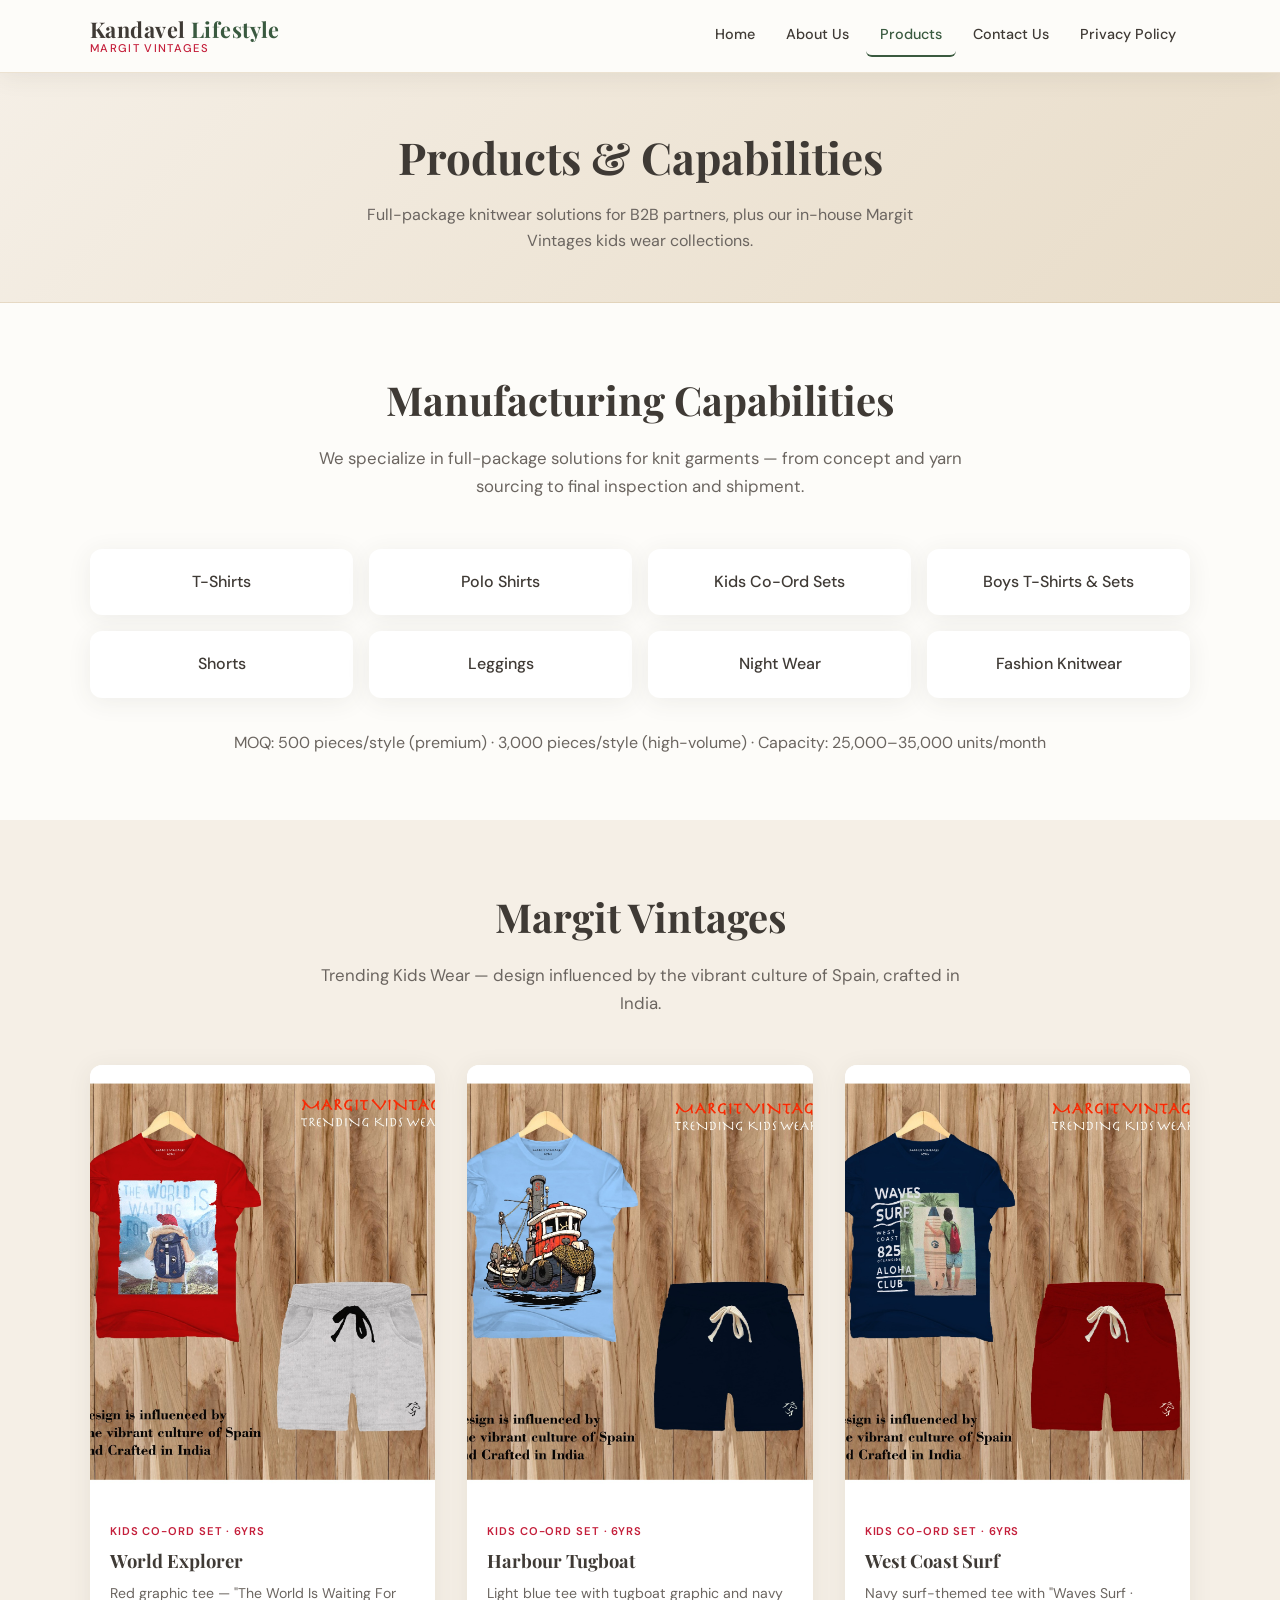
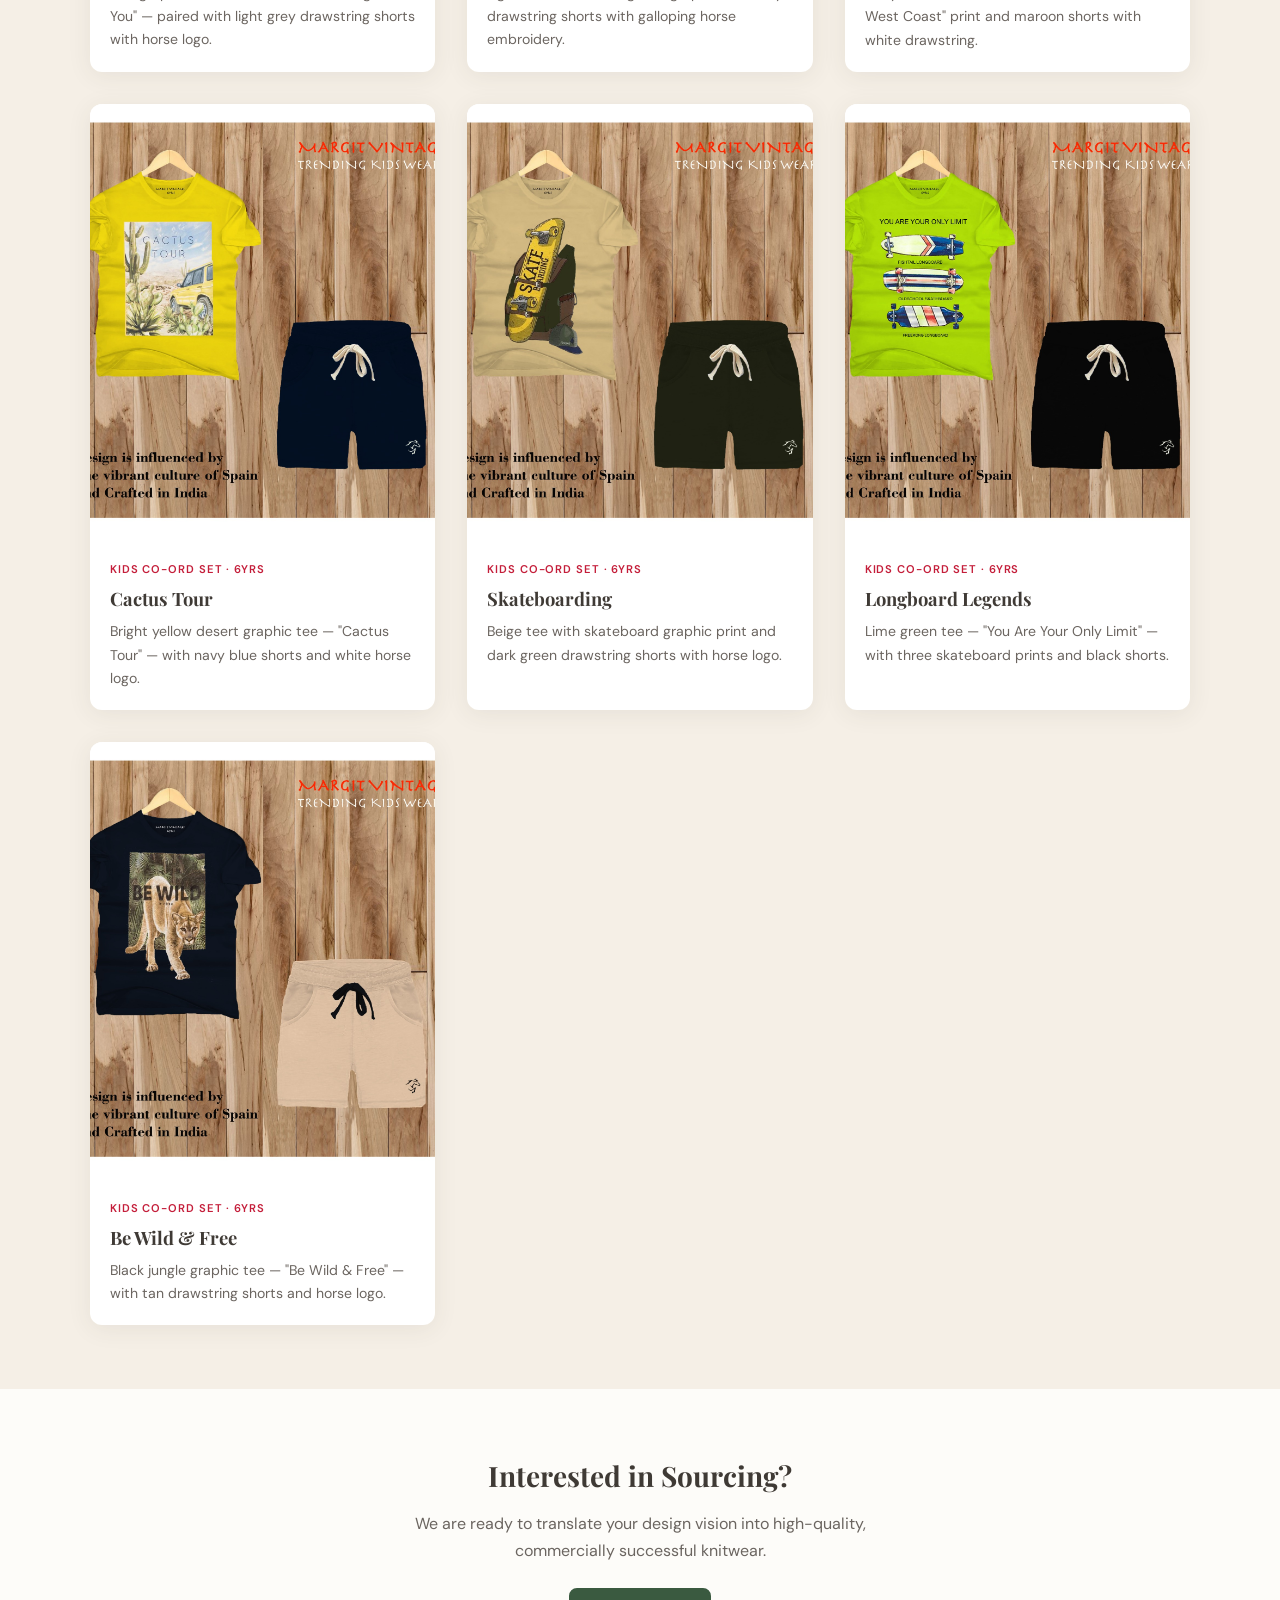
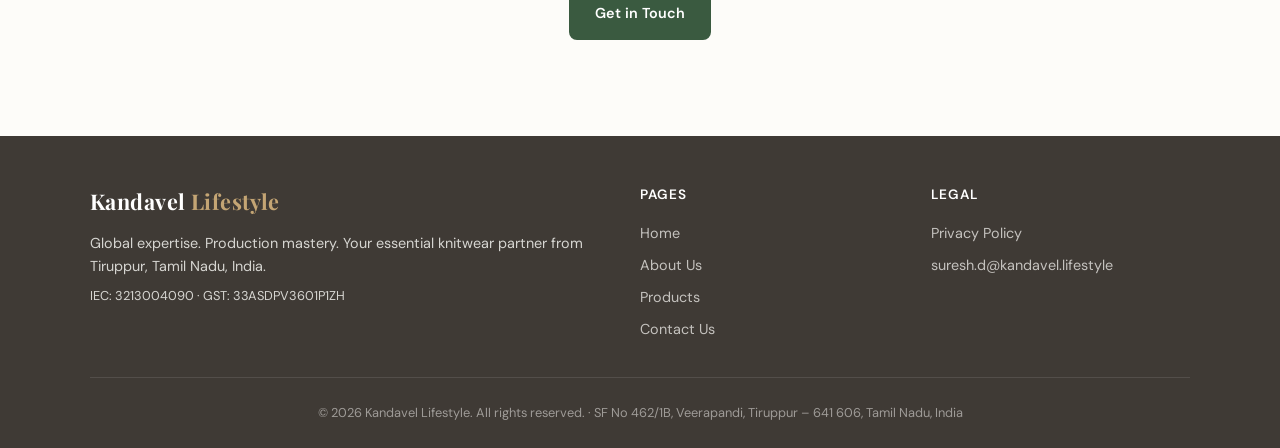
<file: products.html>
<!DOCTYPE html>
<html lang="en">
<head>
  <meta charset="UTF-8">
  <meta name="viewport" content="width=device-width, initial-scale=1.0">
  <meta name="description" content="Kandavel Lifestyle products — T-shirts, polo shirts, kids co-ord sets, and Margit Vintages trending kids wear collections.">
  <title>Products | Kandavel Lifestyle &amp; Margit Vintages</title>
  <link rel="preconnect" href="https://fonts.googleapis.com">
  <link rel="preconnect" href="https://fonts.gstatic.com" crossorigin>
  <link href="https://fonts.googleapis.com/css2?family=DM+Sans:ital,opsz,wght@0,9..40,400;0,9..40,500;0,9..40,600;0,9..40,700&family=Playfair+Display:wght@600;700&display=swap" rel="stylesheet">
  <link rel="stylesheet" href="css/style.css">
</head>
<body>
  <header class="site-header">
    <div class="container">
      <div class="header-inner">
        <a href="index.html" class="logo">
          <span class="logo-main">Kandavel <span>Lifestyle</span></span>
          <span class="logo-sub">Margit Vintages</span>
        </a>
        <nav class="nav-desktop" aria-label="Main navigation">
          <a href="index.html">Home</a>
          <a href="about.html">About Us</a>
          <a href="products.html" class="active">Products</a>
          <a href="contact.html">Contact Us</a>
          <a href="privacy-policy.html">Privacy Policy</a>
        </nav>
        <button class="menu-toggle" aria-label="Open menu" aria-expanded="false">
          <span></span><span></span><span></span>
        </button>
      </div>
      <nav class="nav-mobile" aria-label="Mobile navigation">
        <a href="index.html">Home</a>
        <a href="about.html">About Us</a>
        <a href="products.html" class="active">Products</a>
        <a href="contact.html">Contact Us</a>
        <a href="privacy-policy.html">Privacy Policy</a>
      </nav>
    </div>
  </header>

  <main>
    <section class="page-hero">
      <div class="container">
        <h1>Products &amp; Capabilities</h1>
        <p>Full-package knitwear solutions for B2B partners, plus our in-house Margit Vintages kids wear collections.</p>
      </div>
    </section>

    <section class="section">
      <div class="container">
        <div class="section-header">
          <h2>Manufacturing Capabilities</h2>
          <p>We specialize in full-package solutions for knit garments — from concept and yarn sourcing to final inspection and shipment.</p>
        </div>
        <div class="b2b-grid">
          <div class="b2b-item">T-Shirts</div>
          <div class="b2b-item">Polo Shirts</div>
          <div class="b2b-item">Kids Co-Ord Sets</div>
          <div class="b2b-item">Boys T-Shirts &amp; Sets</div>
          <div class="b2b-item">Shorts</div>
          <div class="b2b-item">Leggings</div>
          <div class="b2b-item">Night Wear</div>
          <div class="b2b-item">Fashion Knitwear</div>
        </div>
        <p style="text-align: center; margin-top: 2rem; color: var(--stone-muted);">
          MOQ: 500 pieces/style (premium) · 3,000 pieces/style (high-volume) · Capacity: 25,000–35,000 units/month
        </p>
      </div>
    </section>

    <section class="section section-alt">
      <div class="container">
        <div class="section-header">
          <h2>Margit Vintages</h2>
          <p>Trending Kids Wear — design influenced by the vibrant culture of Spain, crafted in India.</p>
        </div>
        <div class="product-grid">
          <article class="card product-card">
            <img src="assets/images/world-explorer.jpg" alt="World Explorer co-ord set — red graphic tee and grey shorts">
            <div class="card-body">
              <span class="product-tag">Kids Co-Ord Set · 6YRS</span>
              <h3>World Explorer</h3>
              <p class="product-desc">Red graphic tee — "The World Is Waiting For You" — paired with light grey drawstring shorts with horse logo.</p>
            </div>
          </article>
          <article class="card product-card">
            <img src="assets/images/tugboat.jpg" alt="Harbour Tugboat co-ord set — blue tee and navy shorts">
            <div class="card-body">
              <span class="product-tag">Kids Co-Ord Set · 6YRS</span>
              <h3>Harbour Tugboat</h3>
              <p class="product-desc">Light blue tee with tugboat graphic and navy drawstring shorts with galloping horse embroidery.</p>
            </div>
          </article>
          <article class="card product-card">
            <img src="assets/images/west-coast-surf.jpg" alt="West Coast Surf co-ord set — navy surf tee and maroon shorts">
            <div class="card-body">
              <span class="product-tag">Kids Co-Ord Set · 6YRS</span>
              <h3>West Coast Surf</h3>
              <p class="product-desc">Navy surf-themed tee with "Waves Surf · West Coast" print and maroon shorts with white drawstring.</p>
            </div>
          </article>
          <article class="card product-card">
            <img src="assets/images/cactus-tour.jpg" alt="Cactus Tour co-ord set — yellow desert tee and navy shorts">
            <div class="card-body">
              <span class="product-tag">Kids Co-Ord Set · 6YRS</span>
              <h3>Cactus Tour</h3>
              <p class="product-desc">Bright yellow desert graphic tee — "Cactus Tour" — with navy blue shorts and white horse logo.</p>
            </div>
          </article>
          <article class="card product-card">
            <img src="assets/images/skateboarding.jpg" alt="Skateboarding co-ord set — beige skate tee and green shorts">
            <div class="card-body">
              <span class="product-tag">Kids Co-Ord Set · 6YRS</span>
              <h3>Skateboarding</h3>
              <p class="product-desc">Beige tee with skateboard graphic print and dark green drawstring shorts with horse logo.</p>
            </div>
          </article>
          <article class="card product-card">
            <img src="assets/images/longboard.jpg" alt="Longboard Legends co-ord set — lime green tee and black shorts">
            <div class="card-body">
              <span class="product-tag">Kids Co-Ord Set · 6YRS</span>
              <h3>Longboard Legends</h3>
              <p class="product-desc">Lime green tee — "You Are Your Only Limit" — with three skateboard prints and black shorts.</p>
            </div>
          </article>
          <article class="card product-card">
            <img src="assets/images/be-wild.jpg" alt="Be Wild co-ord set — black jungle tee and tan shorts">
            <div class="card-body">
              <span class="product-tag">Kids Co-Ord Set · 6YRS</span>
              <h3>Be Wild &amp; Free</h3>
              <p class="product-desc">Black jungle graphic tee — "Be Wild &amp; Free" — with tan drawstring shorts and horse logo.</p>
            </div>
          </article>
        </div>
      </div>
    </section>

    <section class="section">
      <div class="container" style="text-align: center;">
        <h2 style="font-family: var(--font-display); font-size: 1.75rem; margin-bottom: 0.75rem;">Interested in Sourcing?</h2>
        <p style="color: var(--stone-muted); max-width: 520px; margin: 0 auto 1.5rem;">We are ready to translate your design vision into high-quality, commercially successful knitwear.</p>
        <a href="contact.html" class="btn btn-primary">Get in Touch</a>
      </div>
    </section>
  </main>

  <footer class="site-footer">
    <div class="container">
      <div class="footer-grid">
        <div class="footer-brand">
          <div class="logo-main">Kandavel <span>Lifestyle</span></div>
          <p>Global expertise. Production mastery. Your essential knitwear partner from Tiruppur, Tamil Nadu, India.</p>
          <p style="margin-top: 0.5rem; font-size: 0.8rem;">IEC: 3213004090 · GST: 33ASDPV3601P1ZH</p>
        </div>
        <div class="footer-links">
          <h4>Pages</h4>
          <a href="index.html">Home</a>
          <a href="about.html">About Us</a>
          <a href="products.html">Products</a>
          <a href="contact.html">Contact Us</a>
        </div>
        <div class="footer-links">
          <h4>Legal</h4>
          <a href="privacy-policy.html">Privacy Policy</a>
          <a href="mailto:suresh.d@kandavel.lifestyle">suresh.d@kandavel.lifestyle</a>
        </div>
      </div>
      <div class="footer-bottom">
        <p>&copy; 2026 Kandavel Lifestyle. All rights reserved. · SF No 462/1B, Veerapandi, Tiruppur – 641 606, Tamil Nadu, India</p>
      </div>
    </div>
  </footer>

  <script src="js/main.js"></script>
</body>
</html>
</file>
<file: css/style.css>
:root {
  --wood: #c4a574;
  --wood-dark: #8b6914;
  --wood-light: #f5efe6;
  --brand-red: #c41e3a;
  --brand-green: #3a5a40;
  --brand-green-light: #588157;
  --navy: #1b2a4a;
  --stone: #3f3a35;
  --stone-muted: #6b6560;
  --white: #fdfcf9;
  --shadow: 0 4px 24px rgba(63, 58, 53, 0.08);
  --shadow-lg: 0 12px 40px rgba(63, 58, 53, 0.12);
  --radius: 12px;
  --font-display: 'Playfair Display', Georgia, serif;
  --font-body: 'DM Sans', system-ui, sans-serif;
}

*,
*::before,
*::after {
  box-sizing: border-box;
  margin: 0;
  padding: 0;
}

html {
  scroll-behavior: smooth;
}

body {
  font-family: var(--font-body);
  background-color: var(--white);
  color: var(--stone);
  line-height: 1.65;
  -webkit-font-smoothing: antialiased;
}

img {
  max-width: 100%;
  height: auto;
  display: block;
}

a {
  color: var(--brand-green);
  text-decoration: none;
  transition: color 0.2s;
}

a:hover {
  color: var(--brand-green-light);
}

.container {
  width: 100%;
  max-width: 1140px;
  margin: 0 auto;
  padding: 0 1.25rem;
}

/* Header */
.site-header {
  position: sticky;
  top: 0;
  z-index: 100;
  background: rgba(253, 252, 249, 0.95);
  backdrop-filter: blur(10px);
  border-bottom: 1px solid rgba(196, 165, 116, 0.3);
  box-shadow: var(--shadow);
}

.header-inner {
  display: flex;
  align-items: center;
  justify-content: space-between;
  height: 72px;
}

.logo {
  display: flex;
  flex-direction: column;
  line-height: 1.15;
}

.logo-main {
  font-family: var(--font-display);
  font-size: 1.35rem;
  font-weight: 700;
  color: var(--stone);
  letter-spacing: 0.02em;
}

.logo-main span {
  color: var(--brand-green);
}

.logo-sub {
  font-size: 0.7rem;
  font-weight: 500;
  color: var(--brand-red);
  letter-spacing: 0.12em;
  text-transform: uppercase;
}

.nav-desktop {
  display: none;
  gap: 0.25rem;
}

.nav-desktop a {
  padding: 0.5rem 0.85rem;
  font-size: 0.9rem;
  font-weight: 500;
  color: var(--stone);
  border-radius: 6px;
  border-bottom: 2px solid transparent;
}

.nav-desktop a:hover,
.nav-desktop a.active {
  color: var(--brand-green);
  border-bottom-color: var(--brand-green);
}

.menu-toggle {
  display: flex;
  flex-direction: column;
  gap: 5px;
  background: none;
  border: none;
  cursor: pointer;
  padding: 8px;
}

.menu-toggle span {
  display: block;
  width: 24px;
  height: 2px;
  background: var(--stone);
  transition: transform 0.3s;
}

.nav-mobile {
  display: none;
  flex-direction: column;
  padding: 0.5rem 0 1rem;
  border-top: 1px solid rgba(196, 165, 116, 0.2);
}

.nav-mobile.open {
  display: flex;
}

.nav-mobile a {
  padding: 0.75rem 0;
  font-weight: 500;
  color: var(--stone);
  border-bottom: 1px solid rgba(196, 165, 116, 0.15);
}

.nav-mobile a:hover,
.nav-mobile a.active {
  color: var(--brand-green);
}

@media (min-width: 768px) {
  .nav-desktop {
    display: flex;
  }

  .menu-toggle {
    display: none;
  }

  .nav-mobile {
    display: none !important;
  }
}

/* Hero */
.hero {
  position: relative;
  min-height: 480px;
  display: flex;
  align-items: flex-end;
  overflow: hidden;
  background: linear-gradient(135deg, var(--wood-light) 0%, #e8dcc8 50%, var(--wood) 100%);
}

.hero::before {
  content: '';
  position: absolute;
  inset: 0;
  background:
    repeating-linear-gradient(
      90deg,
      transparent,
      transparent 48px,
      rgba(139, 105, 20, 0.04) 48px,
      rgba(139, 105, 20, 0.04) 50px
    );
  pointer-events: none;
}

.hero-content {
  position: relative;
  padding: 3rem 0 4rem;
  max-width: 640px;
}

.hero-eyebrow {
  display: inline-block;
  font-size: 0.75rem;
  font-weight: 600;
  letter-spacing: 0.15em;
  text-transform: uppercase;
  color: var(--brand-red);
  margin-bottom: 0.75rem;
}

.hero h1 {
  font-family: var(--font-display);
  font-size: clamp(2rem, 5vw, 3.25rem);
  font-weight: 700;
  color: var(--stone);
  line-height: 1.15;
  margin-bottom: 1rem;
}

.hero p {
  font-size: 1.1rem;
  color: var(--stone-muted);
  margin-bottom: 1.75rem;
}

.hero-actions {
  display: flex;
  flex-wrap: wrap;
  gap: 0.75rem;
}

/* Buttons */
.btn {
  display: inline-flex;
  align-items: center;
  justify-content: center;
  padding: 0.75rem 1.5rem;
  font-size: 0.9rem;
  font-weight: 600;
  border-radius: 8px;
  border: 2px solid transparent;
  cursor: pointer;
  transition: all 0.2s;
}

.btn-primary {
  background: var(--brand-green);
  color: white;
  border-color: var(--brand-green);
}

.btn-primary:hover {
  background: var(--brand-green-light);
  border-color: var(--brand-green-light);
  color: white;
}

.btn-outline {
  background: transparent;
  color: var(--brand-green);
  border-color: var(--brand-green);
}

.btn-outline:hover {
  background: var(--brand-green);
  color: white;
}

.btn-red {
  background: var(--brand-red);
  color: white;
  border-color: var(--brand-red);
}

.btn-red:hover {
  background: #a01830;
  border-color: #a01830;
  color: white;
}

/* Sections */
.section {
  padding: 4rem 0;
}

.section-alt {
  background: var(--wood-light);
}

.section-header {
  text-align: center;
  max-width: 680px;
  margin: 0 auto 3rem;
}

.section-header h2 {
  font-family: var(--font-display);
  font-size: clamp(1.75rem, 4vw, 2.5rem);
  color: var(--stone);
  margin-bottom: 0.75rem;
}

.section-header p {
  color: var(--stone-muted);
  font-size: 1.05rem;
}

/* Cards grid */
.grid-3 {
  display: grid;
  grid-template-columns: 1fr;
  gap: 1.5rem;
}

.grid-2 {
  display: grid;
  grid-template-columns: 1fr;
  gap: 1.5rem;
}

@media (min-width: 640px) {
  .grid-2 {
    grid-template-columns: repeat(2, 1fr);
  }
}

@media (min-width: 768px) {
  .grid-3 {
    grid-template-columns: repeat(3, 1fr);
  }
}

.card {
  background: white;
  border-radius: var(--radius);
  box-shadow: var(--shadow);
  overflow: hidden;
  transition: transform 0.3s, box-shadow 0.3s;
}

.card:hover {
  transform: translateY(-4px);
  box-shadow: var(--shadow-lg);
}

.card-icon {
  font-size: 2rem;
  margin-bottom: 0.75rem;
}

.card-body {
  padding: 1.5rem;
}

.card-body h3 {
  font-family: var(--font-display);
  font-size: 1.2rem;
  color: var(--brand-green);
  margin-bottom: 0.5rem;
}

.card-body p {
  color: var(--stone-muted);
  font-size: 0.95rem;
}

/* Product cards */
.product-grid {
  display: grid;
  grid-template-columns: 1fr;
  gap: 2rem;
}

@media (min-width: 640px) {
  .product-grid {
    grid-template-columns: repeat(2, 1fr);
  }
}

@media (min-width: 1024px) {
  .product-grid {
    grid-template-columns: repeat(3, 1fr);
  }
}

.product-card img {
  width: 100%;
  aspect-ratio: 4/5;
  object-fit: cover;
}

.product-card .card-body {
  padding: 1.25rem;
}

.product-tag {
  display: inline-block;
  font-size: 0.7rem;
  font-weight: 600;
  letter-spacing: 0.08em;
  text-transform: uppercase;
  color: var(--brand-red);
  margin-bottom: 0.35rem;
}

.product-card h3 {
  font-family: var(--font-display);
  font-size: 1.15rem;
  color: var(--stone);
  margin-bottom: 0.35rem;
}

.product-card .product-desc {
  font-size: 0.88rem;
  color: var(--stone-muted);
}

/* Margit banner */
.margit-banner {
  background: linear-gradient(135deg, var(--navy) 0%, #2a3f6b 100%);
  color: white;
  border-radius: var(--radius);
  padding: 2.5rem;
  display: grid;
  gap: 1.5rem;
  align-items: center;
}

@media (min-width: 768px) {
  .margit-banner {
    grid-template-columns: 1fr 1fr;
    padding: 3rem;
  }
}

.margit-banner h2 {
  font-family: var(--font-display);
  font-size: 1.75rem;
  margin-bottom: 0.5rem;
}

.margit-banner h2 em {
  color: var(--brand-red);
  font-style: normal;
}

.margit-banner p {
  opacity: 0.9;
  font-size: 1rem;
}

/* Stats */
.stats-row {
  display: grid;
  grid-template-columns: repeat(2, 1fr);
  gap: 1rem;
}

@media (min-width: 768px) {
  .stats-row {
    grid-template-columns: repeat(4, 1fr);
  }
}

.stat-item {
  text-align: center;
  padding: 1.5rem 1rem;
  background: white;
  border-radius: var(--radius);
  box-shadow: var(--shadow);
}

.stat-value {
  font-family: var(--font-display);
  font-size: 1.75rem;
  font-weight: 700;
  color: var(--brand-green);
}

.stat-label {
  font-size: 0.8rem;
  color: var(--stone-muted);
  margin-top: 0.25rem;
}

/* About page */
.about-intro {
  max-width: 760px;
  margin: 0 auto 3rem;
  font-size: 1.05rem;
  color: var(--stone-muted);
}

.founder-grid {
  display: grid;
  gap: 1.5rem;
}

@media (min-width: 768px) {
  .founder-grid {
    grid-template-columns: repeat(2, 1fr);
  }
}

.founder-card {
  background: white;
  border-radius: var(--radius);
  padding: 2rem;
  box-shadow: var(--shadow);
  border-left: 4px solid var(--brand-green);
}

.founder-card h3 {
  font-family: var(--font-display);
  font-size: 1.25rem;
  margin-bottom: 0.25rem;
}

.founder-role {
  font-size: 0.85rem;
  font-weight: 600;
  color: var(--brand-red);
  text-transform: uppercase;
  letter-spacing: 0.06em;
  margin-bottom: 0.75rem;
}

.comparison-table {
  width: 100%;
  border-collapse: collapse;
  background: white;
  border-radius: var(--radius);
  overflow: hidden;
  box-shadow: var(--shadow);
  font-size: 0.9rem;
}

.comparison-table th,
.comparison-table td {
  padding: 1rem 1.25rem;
  text-align: left;
  border-bottom: 1px solid rgba(196, 165, 116, 0.2);
}

.comparison-table th {
  background: var(--brand-green);
  color: white;
  font-weight: 600;
}

.comparison-table tr:last-child td {
  border-bottom: none;
}

.commitment-list {
  list-style: none;
  display: grid;
  gap: 1rem;
}

@media (min-width: 768px) {
  .commitment-list {
    grid-template-columns: repeat(2, 1fr);
  }
}

.commitment-list li {
  background: white;
  padding: 1.25rem;
  border-radius: var(--radius);
  box-shadow: var(--shadow);
}

.commitment-list li strong {
  display: block;
  color: var(--brand-green);
  margin-bottom: 0.35rem;
}

/* Contact */
.contact-layout {
  display: grid;
  gap: 2rem;
}

@media (min-width: 768px) {
  .contact-layout {
    grid-template-columns: 1fr 1fr;
  }
}

.contact-info-card {
  background: white;
  border-radius: var(--radius);
  padding: 2rem;
  box-shadow: var(--shadow);
}

.contact-info-card h3 {
  font-family: var(--font-display);
  font-size: 1.2rem;
  color: var(--brand-green);
  margin-bottom: 1rem;
}

.contact-person {
  margin-bottom: 1.5rem;
  padding-bottom: 1.5rem;
  border-bottom: 1px solid rgba(196, 165, 116, 0.2);
}

.contact-person:last-child {
  margin-bottom: 0;
  padding-bottom: 0;
  border-bottom: none;
}

.contact-person .role {
  font-size: 0.8rem;
  font-weight: 600;
  color: var(--brand-red);
  text-transform: uppercase;
  letter-spacing: 0.06em;
}

.contact-person .name {
  font-weight: 600;
  font-size: 1.05rem;
  margin: 0.25rem 0;
}

.contact-person a {
  display: block;
  font-size: 0.9rem;
  margin-top: 0.15rem;
}

.contact-form {
  background: white;
  border-radius: var(--radius);
  padding: 2rem;
  box-shadow: var(--shadow);
}

.form-group {
  margin-bottom: 1.25rem;
}

.form-group label {
  display: block;
  font-size: 0.85rem;
  font-weight: 600;
  margin-bottom: 0.4rem;
  color: var(--stone);
}

.form-group input,
.form-group textarea {
  width: 100%;
  padding: 0.75rem 1rem;
  border: 1px solid rgba(196, 165, 116, 0.4);
  border-radius: 8px;
  font-family: var(--font-body);
  font-size: 0.95rem;
  background: var(--white);
  transition: border-color 0.2s;
}

.form-group input:focus,
.form-group textarea:focus {
  outline: none;
  border-color: var(--brand-green);
}

.form-group textarea {
  min-height: 120px;
  resize: vertical;
}

.form-honeypot {
  position: absolute;
  left: -9999px;
  width: 1px;
  height: 1px;
  overflow: hidden;
}

.form-note {
  font-size: 0.8rem;
  color: var(--stone-muted);
  margin-top: 0.75rem;
}

.form-status {
  border-radius: 8px;
  padding: 1rem 1.25rem;
  margin-bottom: 1.25rem;
  font-size: 0.95rem;
  line-height: 1.6;
}

.form-status--success {
  background: rgba(45, 90, 61, 0.1);
  border: 1px solid rgba(45, 90, 61, 0.25);
  color: var(--brand-green);
}

.form-status--error {
  background: rgba(180, 60, 50, 0.08);
  border: 1px solid rgba(180, 60, 50, 0.25);
  color: #8b3a32;
}

.form-field-error {
  display: block;
  font-size: 0.8rem;
  color: #8b3a32;
  margin-top: 0.35rem;
  min-height: 0;
}

.form-field-error:empty {
  display: none;
}

.form-group input[aria-invalid="true"],
.form-group textarea[aria-invalid="true"] {
  border-color: #8b3a32;
}

.contact-form-submit:disabled {
  opacity: 0.7;
  cursor: not-allowed;
}

/* Privacy policy */
.policy-content {
  max-width: 760px;
  margin: 0 auto;
}

.policy-content h2 {
  font-family: var(--font-display);
  font-size: 1.35rem;
  color: var(--brand-green);
  margin: 2rem 0 0.75rem;
}

.policy-content h2:first-child {
  margin-top: 0;
}

.policy-content p,
.policy-content li {
  color: var(--stone-muted);
  margin-bottom: 0.75rem;
}

.policy-content ul {
  padding-left: 1.5rem;
  margin-bottom: 1rem;
}

.policy-updated {
  font-size: 0.85rem;
  color: var(--stone-muted);
  font-style: italic;
  margin-bottom: 2rem;
}

/* Page hero (inner pages) */
.page-hero {
  background: linear-gradient(135deg, var(--wood-light), #e8dcc8);
  padding: 3rem 0;
  text-align: center;
  border-bottom: 1px solid rgba(196, 165, 116, 0.3);
}

.page-hero h1 {
  font-family: var(--font-display);
  font-size: clamp(1.75rem, 4vw, 2.75rem);
  color: var(--stone);
  margin-bottom: 0.5rem;
}

.page-hero p {
  color: var(--stone-muted);
  max-width: 560px;
  margin: 0 auto;
}

/* B2B products section */
.b2b-grid {
  display: grid;
  gap: 1rem;
}

@media (min-width: 640px) {
  .b2b-grid {
    grid-template-columns: repeat(2, 1fr);
  }
}

@media (min-width: 1024px) {
  .b2b-grid {
    grid-template-columns: repeat(4, 1fr);
  }
}

.b2b-item {
  background: white;
  padding: 1.25rem;
  border-radius: var(--radius);
  box-shadow: var(--shadow);
  text-align: center;
  font-weight: 500;
  color: var(--stone);
}

/* Footer */
.site-footer {
  background: var(--stone);
  color: rgba(253, 252, 249, 0.8);
  padding: 3rem 0 1.5rem;
  margin-top: 2rem;
}

.footer-grid {
  display: grid;
  gap: 2rem;
  margin-bottom: 2rem;
}

@media (min-width: 768px) {
  .footer-grid {
    grid-template-columns: 2fr 1fr 1fr;
  }
}

.footer-brand .logo-main {
  color: white;
}

.footer-brand .logo-main span {
  color: var(--wood);
}

.footer-brand p {
  margin-top: 0.75rem;
  font-size: 0.9rem;
  line-height: 1.6;
}

.footer-links h4 {
  font-size: 0.85rem;
  font-weight: 600;
  text-transform: uppercase;
  letter-spacing: 0.08em;
  color: white;
  margin-bottom: 0.75rem;
}

.footer-links a {
  display: block;
  color: rgba(253, 252, 249, 0.7);
  font-size: 0.9rem;
  padding: 0.25rem 0;
}

.footer-links a:hover {
  color: white;
}

.footer-bottom {
  border-top: 1px solid rgba(255, 255, 255, 0.1);
  padding-top: 1.5rem;
  text-align: center;
  font-size: 0.8rem;
  color: rgba(253, 252, 249, 0.5);
}
</file>
